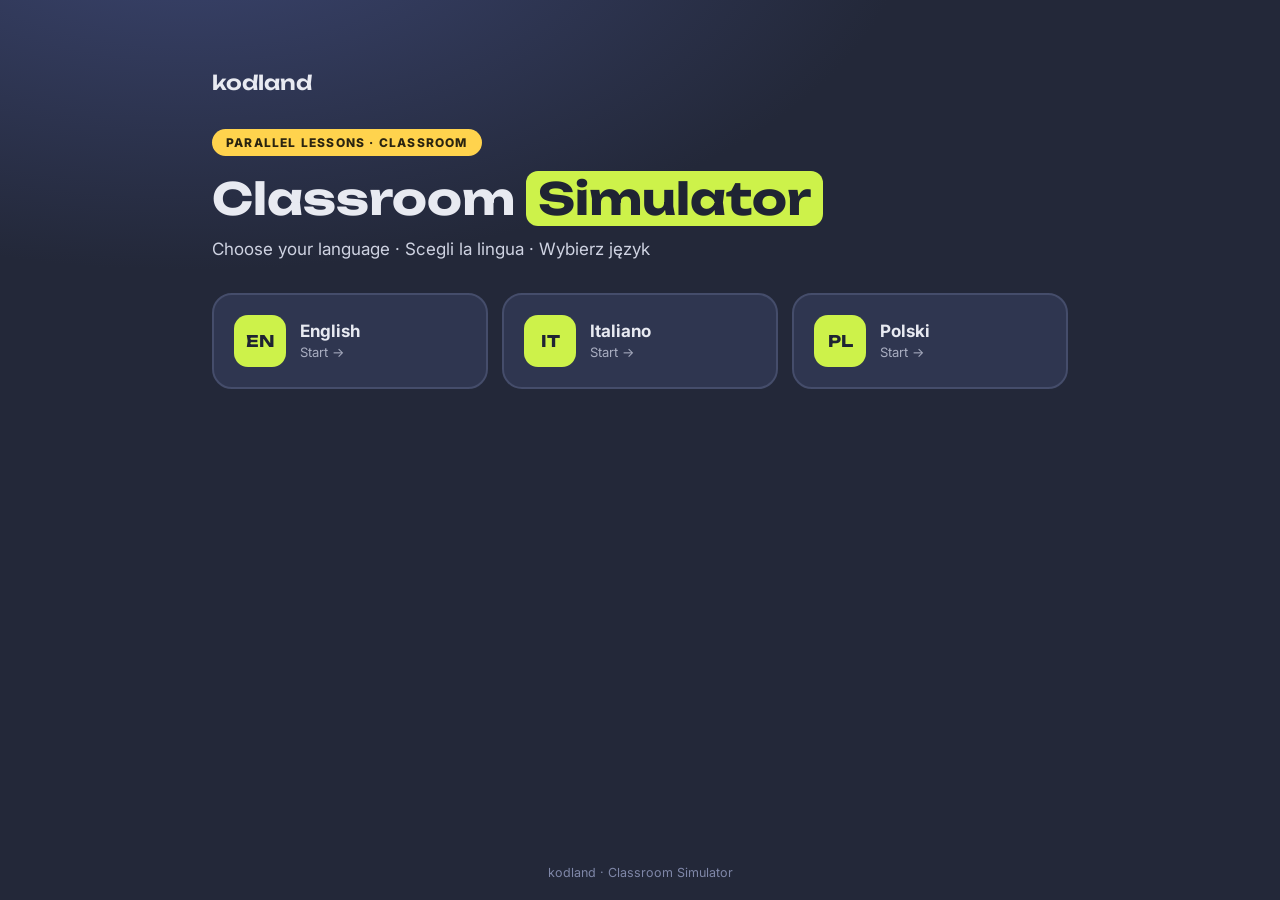
<file: index.html>
<!doctype html>
<html lang="en">
<head>
<meta charset="utf-8">
<meta name="viewport" content="width=device-width, initial-scale=1">
<title>Classroom Simulator</title>
<link rel="preconnect" href="https://fonts.googleapis.com">
<link rel="preconnect" href="https://fonts.gstatic.com" crossorigin>
<link href="https://fonts.googleapis.com/css2?family=Inter:wght@400;500;600;700;800&family=Unbounded:wght@600;700;800&display=swap" rel="stylesheet">
<style>
  :root{--bg:#232839;--panel:#2f3650;--line:#454d6b;--txt:#e8eaf1;--muted:#a9aec1;--lime:#cdf24a;--yellow:#ffd34d;--ink:#1f2433}
  *{box-sizing:border-box}
  body{margin:0;min-height:100vh;color:var(--txt);font-family:Inter,system-ui,sans-serif;background:radial-gradient(1200px 600px at 15% -10%,#3b4570 0%,var(--bg) 60%) fixed,var(--bg);display:flex;flex-direction:column}
  main{max-width:900px;width:100%;margin:0 auto;padding:70px 22px 40px;flex:1}
  .logo{font-family:Unbounded,sans-serif;font-weight:600;font-size:20px}
  .kicker{display:inline-block;margin-top:34px;background:var(--yellow);color:#2a2410;font-weight:800;font-size:12px;letter-spacing:.1em;text-transform:uppercase;border-radius:999px;padding:6px 14px}
  h1{font-family:Unbounded,sans-serif;font-size:44px;line-height:1.12;margin:18px 0 12px}
  h1 span{background:var(--lime);color:var(--ink);padding:0 12px;border-radius:12px}
  p.lead{font-size:17px;line-height:1.65;color:#cfd3e2;max-width:680px;margin:0 0 30px}
  .langs{display:grid;grid-template-columns:repeat(auto-fill,minmax(220px,1fr));gap:14px}
  .lang{display:flex;align-items:center;gap:14px;border-radius:20px;padding:20px;background:var(--panel);border:2px solid var(--line);color:var(--txt);text-decoration:none;transition:transform .2s,border-color .2s}
  .lang:hover{transform:translateY(-4px);border-color:var(--lime)}
  .lang .code{flex:0 0 52px;height:52px;border-radius:14px;background:var(--lime);color:var(--ink);display:grid;place-items:center;font-family:Unbounded,sans-serif;font-weight:700;font-size:16px}
  .lang b{display:block;font-size:17px}
  .lang small{color:var(--muted);font-size:13px}
  footer{text-align:center;color:#7f87a8;font-size:12.5px;padding:20px}
  @media (max-width:600px){h1{font-size:32px}}
</style>
</head>
<body>
<main>
  <span class="logo">kodland</span><br>
  <span class="kicker">Parallel Lessons · Classroom</span>
  <h1>Classroom <span>Simulator</span></h1>
  <p class="lead">Choose your language · Scegli la lingua · Wybierz język</p>
  <div class="langs" id="langs"></div>
</main>
<footer>kodland · Classroom Simulator</footer>

<!-- The cards come from content/languages.js: to add a language, enable its line there -->
<script src="content/languages.js"></script>
<script>
  var langs = window.SIM_LANGUAGES || [{ code: 'en', name: 'English' }];
  // Opened with ?lang=it (e.g. from the PL training)? Go straight to the simulator in that language
  var q = ((location.search.match(/[?&]lang=([a-z-]+)/i) || [])[1] || '').toLowerCase();
  if (q && langs.some(function(l){ return l.code === q; })) location.replace('Classroom_Simulator.html?lang=' + q);
  langs.forEach(function(l){
    var a = document.createElement('a');
    a.className = 'lang';
    a.href = 'Classroom_Simulator.html?lang=' + encodeURIComponent(l.code);
    a.innerHTML = '<span class="code">' + l.code.toUpperCase() + '</span><span><b>' + l.name + '</b><small>Start →</small></span>';
    document.getElementById('langs').appendChild(a);
  });
</script>
</body>
</html>
</file>
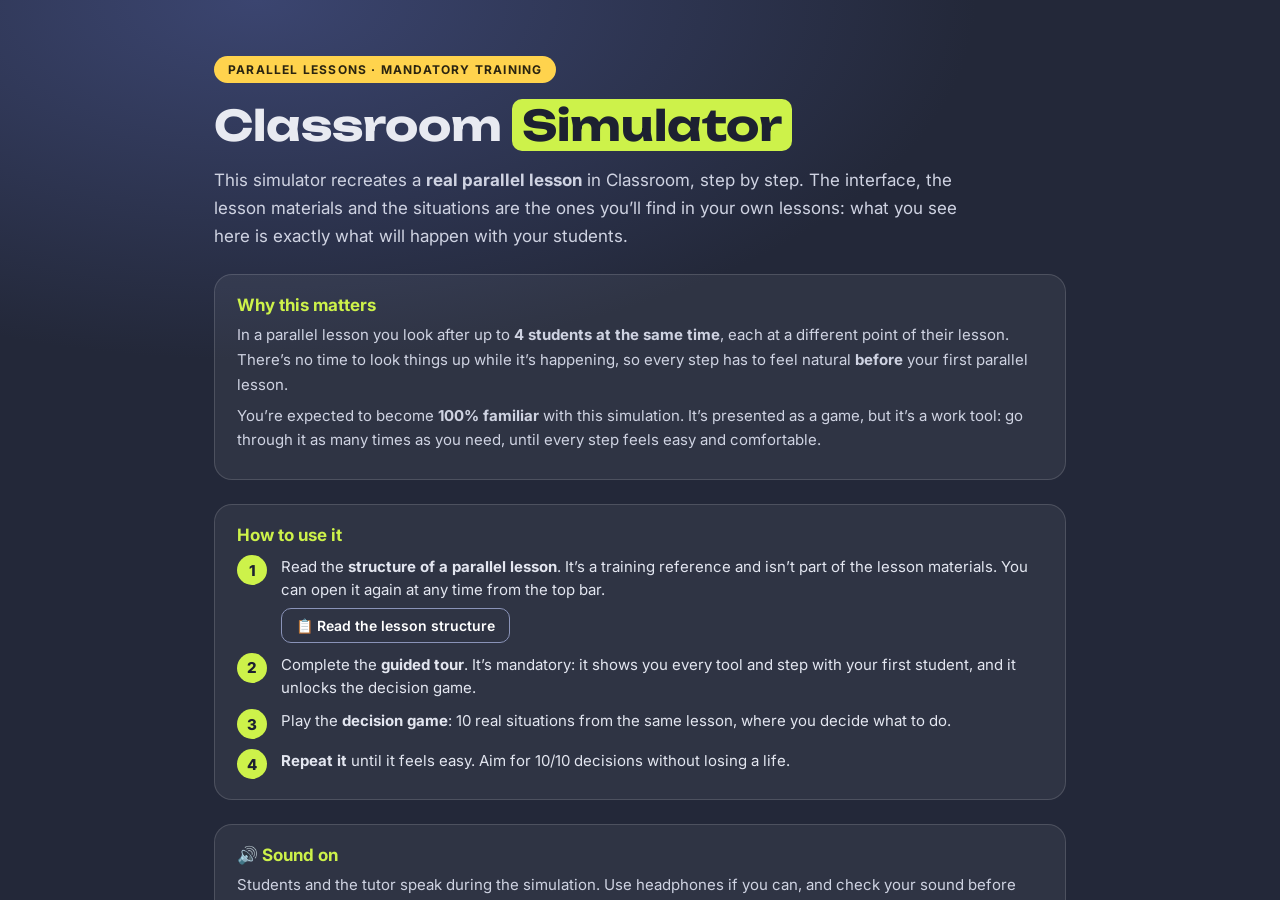
<file: Classroom_Simulator.html>
<!doctype html>
<html lang="en">
<head>
<meta charset="utf-8">
<meta name="viewport" content="width=device-width, initial-scale=1">
<title>Classroom Simulator</title>
<link rel="preconnect" href="https://fonts.googleapis.com">
<link href="https://fonts.googleapis.com/css2?family=Inter:wght@400;500;600;700&family=Unbounded:wght@600;700;800&display=swap" rel="stylesheet">
<link rel="stylesheet" href="assets/simulator.css">
</head>
<body>
<div id="app"></div>
<div id="spot"></div>
<div id="coach"></div>
<div id="qp"></div>
<div id="caption"></div>
<div id="task"></div>
<div id="toast"></div>
<div id="modal"></div>
<div id="intro"></div>
<div id="sheet"></div>

<!-- 1) Available languages -->
<script src="content/languages.js"></script>
<!-- 2) Texts of the chosen language: Classroom_Simulator.html?lang=it loads content/it.js and plays Audios/ITA (default: English) -->
<script>
  (function(){
    // Any content/<code>.js in the folder works with ?lang=<code>, even before it is listed in languages.js
    var q = ((location.search.match(/[?&]lang=([a-z-]+)/i) || [])[1] || 'en').toLowerCase();
    document.write('<script src="content/' + q + '.js"><\/script>');
  })();
</script>
<script>
  // File missing? Fall back to English
  if (!window.SIM_CONTENT) document.write('<script src="content/en.js"><\/script>');
</script>
<!-- 3) The engine (no texts inside) -->
<script src="assets/engine.js"></script>
</body>
</html>
</file>
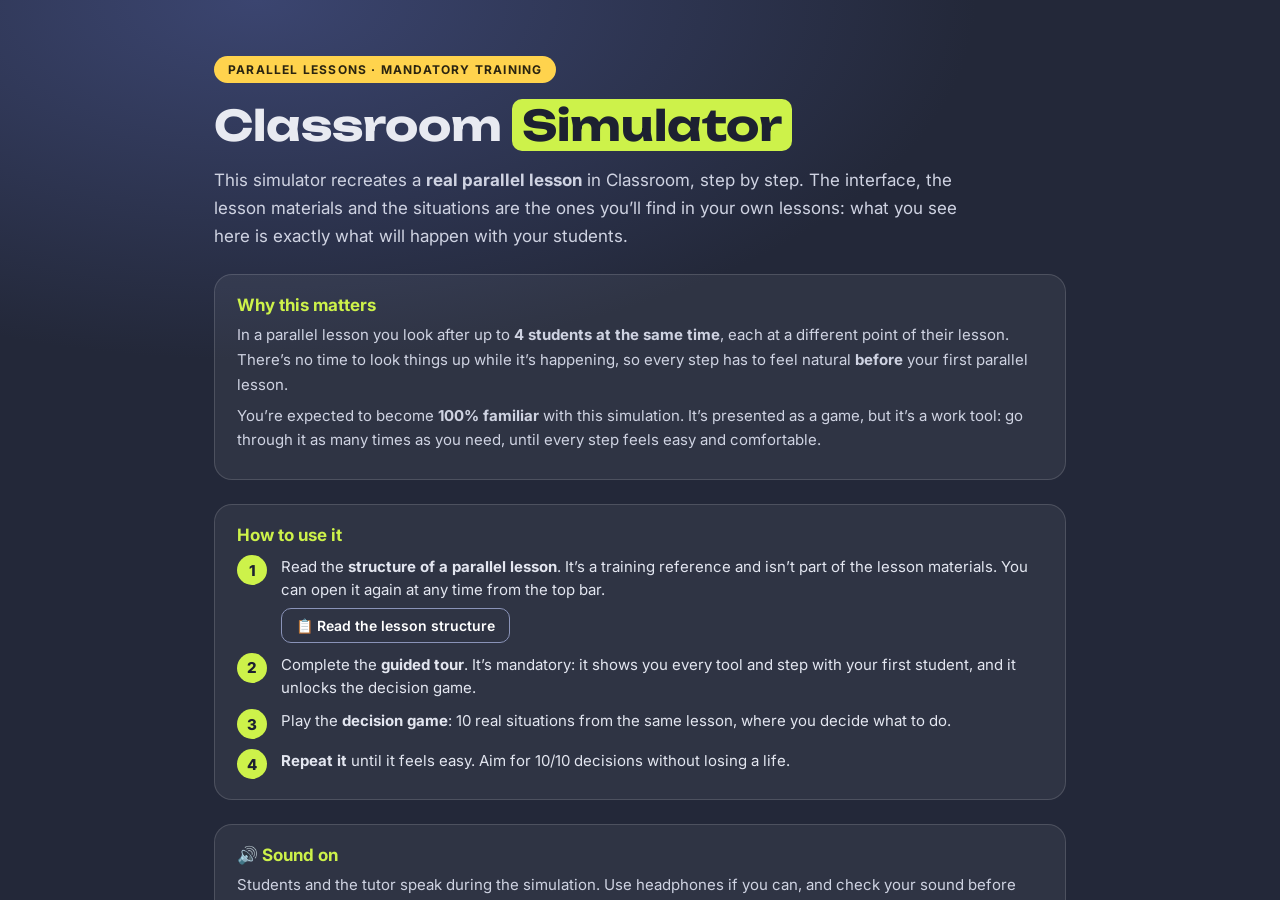
<file: en.html>
<!doctype html>
<html><head><meta charset="utf-8"><title>Classroom Simulator</title>
<!-- Shortcut: opens Classroom_Simulator.html in this language (en). Same as Classroom_Simulator.html?lang=en -->
<meta http-equiv="refresh" content="0; url=Classroom_Simulator.html?lang=en">
<script>location.replace('Classroom_Simulator.html?lang=en');</script>
</head><body><a href="Classroom_Simulator.html?lang=en">Open</a></body></html>
</file>
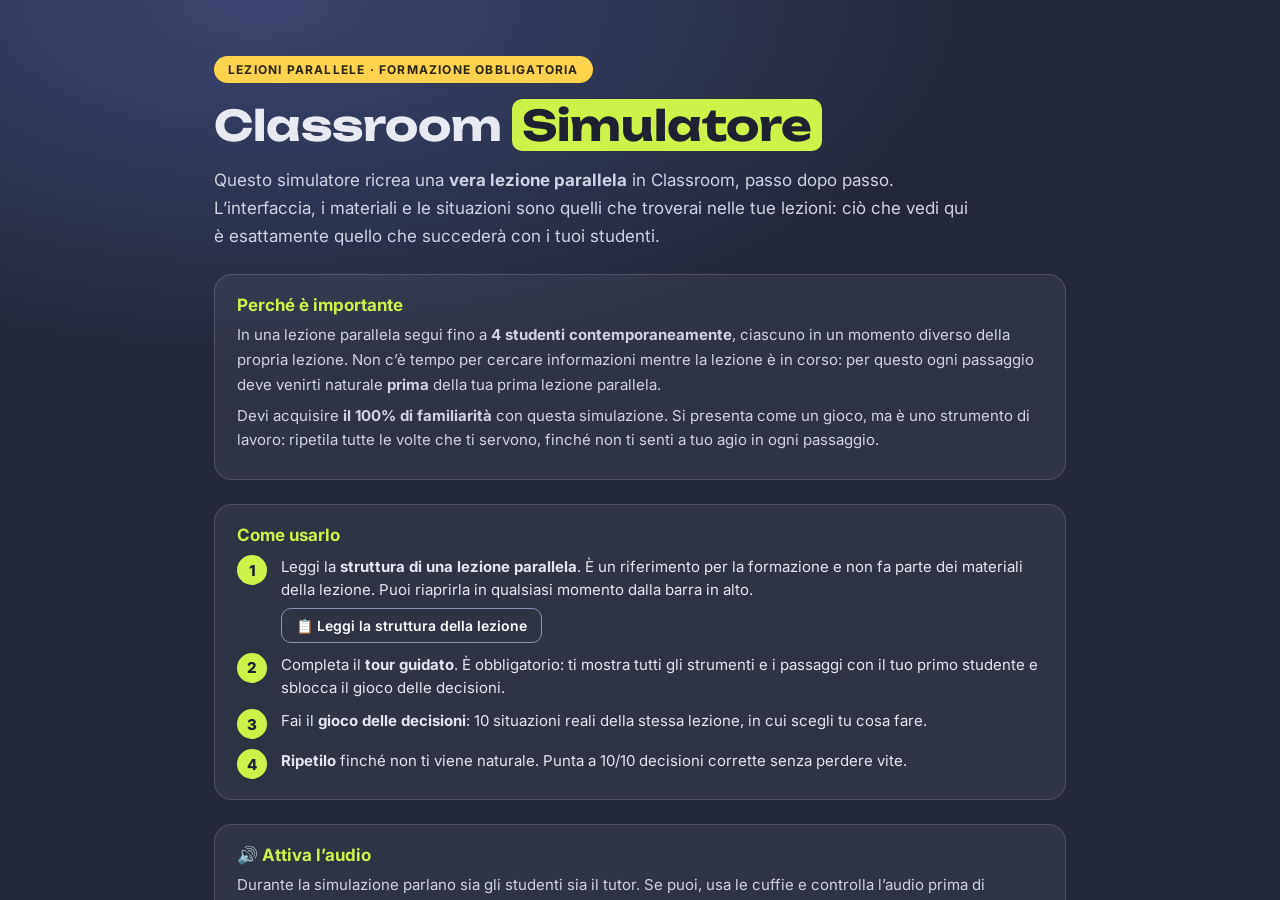
<file: it.html>
<!doctype html>
<html><head><meta charset="utf-8"><title>Classroom Simulator</title>
<!-- Shortcut: opens Classroom_Simulator.html in this language (it). Same as Classroom_Simulator.html?lang=it -->
<meta http-equiv="refresh" content="0; url=Classroom_Simulator.html?lang=it">
<script>location.replace('Classroom_Simulator.html?lang=it');</script>
</head><body><a href="Classroom_Simulator.html?lang=it">Open</a></body></html>
</file>
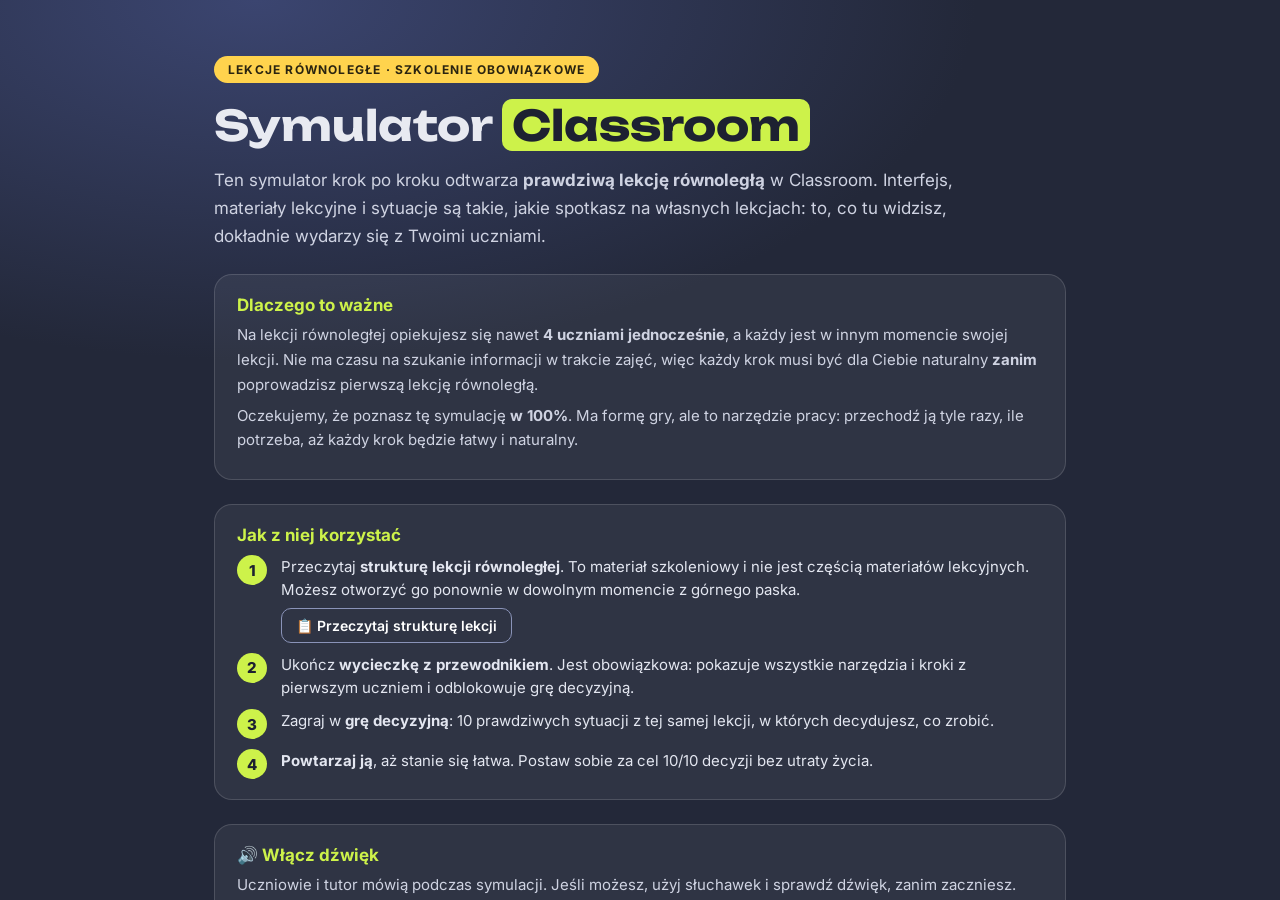
<file: pl.html>
<!doctype html>
<html><head><meta charset="utf-8"><title>Classroom Simulator</title>
<!-- Shortcut: opens Classroom_Simulator.html in this language (pl). Same as Classroom_Simulator.html?lang=pl -->
<meta http-equiv="refresh" content="0; url=Classroom_Simulator.html?lang=pl">
<script>location.replace('Classroom_Simulator.html?lang=pl');</script>
</head><body><a href="Classroom_Simulator.html?lang=pl">Open</a></body></html>
</file>
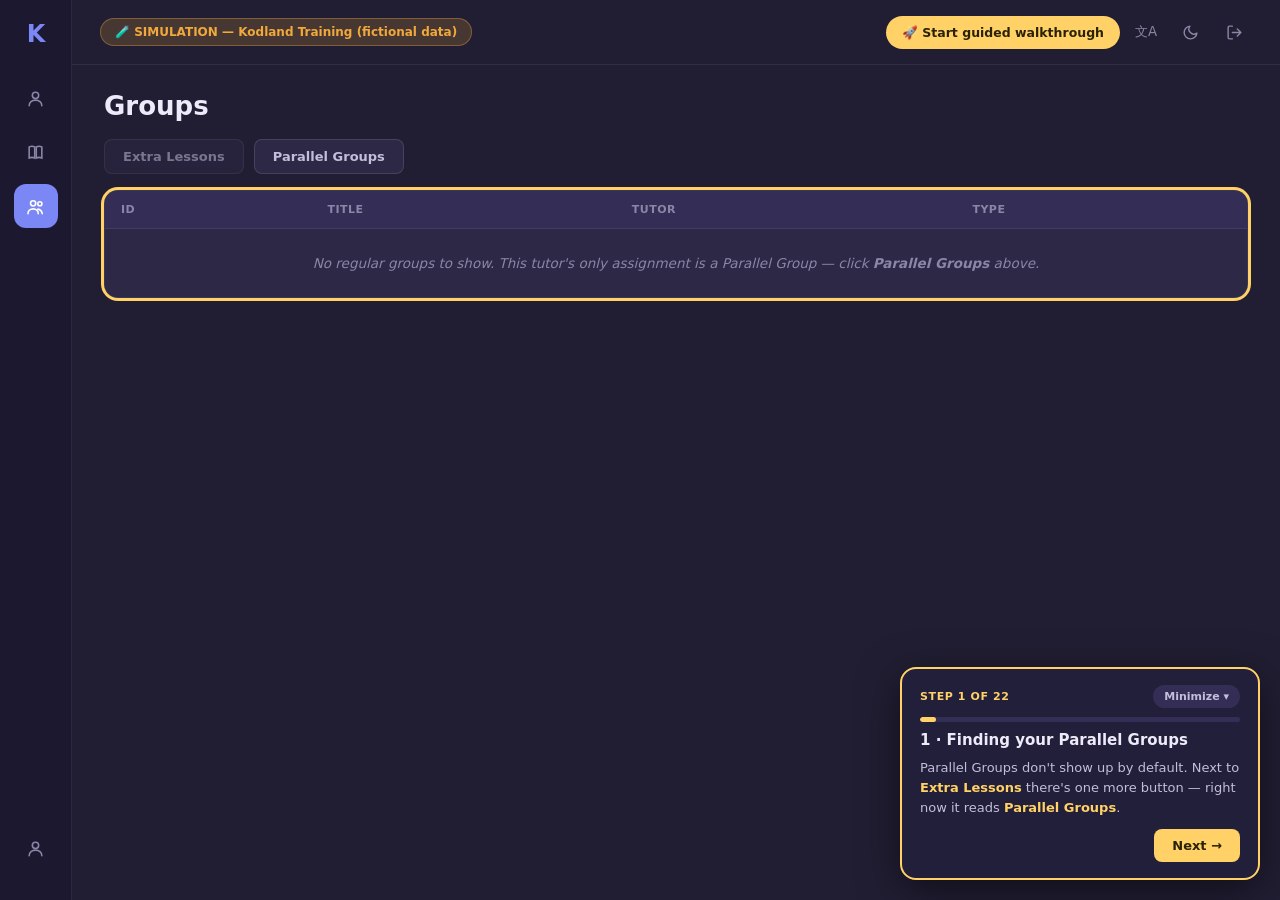
<file: BO_enter/enter_class.html>
<!DOCTYPE html>
<html lang="en">
<head>
<meta charset="UTF-8">
<meta name="viewport" content="width=device-width, initial-scale=1.0">
<title>Parallel Lessons — BO Simulation — Kodland Training</title>
<style>
:root{
  --bg:#211E33; --sidebar:#1B1830; --card:#2C2846; --card2:#342E56; --card3:#3A3460;
  --border:rgba(255,255,255,.07); --border2:rgba(255,255,255,.12);
  --text:#EDEAF9; --text2:#C3BEDA; --muted:#8B85A6;
  --accent:#7B87F5; --accent-d:#6067D8; --accent-bg:rgba(123,135,245,.15);
  --green:#34D399; --green-bg:rgba(52,211,153,.15);
  --orange:#F2A93B; --orange-bg:rgba(242,169,59,.18);
  --red:#F2716D; --red-bg:rgba(242,113,109,.15); --grey-bg:#413A66; --grey-t:#B4AFC9;
  --r:14px; --rs:8px;
}
*{box-sizing:border-box;margin:0;padding:0}
body{background:var(--bg);color:var(--text);font-family:'Segoe UI',Inter,system-ui,sans-serif;min-height:100vh;font-size:14px}
button{font-family:inherit;cursor:pointer}
a{color:#8FA0F5;text-decoration:none;cursor:pointer}
a:hover{text-decoration:underline}
select,input{font-family:inherit}
.app{display:flex;min-height:100vh}
.sidebar{width:72px;background:var(--sidebar);display:flex;flex-direction:column;align-items:center;padding:20px 0;flex-shrink:0;border-right:1px solid var(--border);position:sticky;top:0;height:100vh}
.side-logo{font-size:24px;font-weight:800;color:var(--accent);margin-bottom:28px;letter-spacing:-1px}
.side-icon{width:44px;height:44px;border-radius:12px;background:transparent;border:none;color:var(--muted);display:flex;align-items:center;justify-content:center;margin-bottom:10px;transition:all .15s;position:relative}
.side-icon:hover{background:var(--card2);color:var(--text)}
.side-icon.active{background:var(--accent);color:#fff}
.tour-hl{box-shadow:0 0 0 3px #FFD166 !important;animation:pulse 1.4s infinite;position:relative;z-index:30}
.tour-hl::after{content:'';position:absolute;inset:-5px;border-radius:16px;border:2px solid #FFD166;box-shadow:0 0 0 4px rgba(255,209,102,.25);animation:pulse 1.4s infinite;pointer-events:none}
.side-bottom{margin-top:auto}
@keyframes pulse{0%,100%{opacity:1}50%{opacity:.5}}
.main{flex:1;display:flex;flex-direction:column;min-width:0}
.topbar{display:flex;align-items:center;justify-content:space-between;padding:14px 28px;border-bottom:1px solid var(--border)}
.sim-badge{background:var(--orange-bg);color:var(--orange);font-weight:700;font-size:12px;padding:6px 14px;border-radius:999px;border:1px solid rgba(242,169,59,.35)}
.topbar-right{display:flex;gap:8px;align-items:center}
.tourbtn{background:#FFD166;color:#2a2205;border:none;border-radius:999px;padding:9px 16px;font-weight:800;font-size:12.5px}
.ticon{width:36px;height:36px;border-radius:10px;background:transparent;border:none;color:var(--muted);display:flex;align-items:center;justify-content:center}
.ticon:hover{background:var(--card2);color:var(--text)}
.langwrap{position:relative}
.langmenu{display:none;position:absolute;top:44px;right:0;background:#fff;color:#2a2540;border-radius:10px;box-shadow:0 8px 24px rgba(0,0,0,.4);z-index:200;overflow:hidden;min-width:140px}
.langmenu.open{display:block}
.langmenu button{display:block;width:100%;text-align:left;padding:10px 16px;background:none;border:none;font-size:13.5px;font-weight:600;color:#2a2540}
.langmenu button:hover{background:#f0f0f5}
.langmenu button.active{color:var(--accent-d);font-weight:800}
.content{flex:1;padding:26px 32px 90px;overflow-x:hidden}
h1.pagetitle{font-size:26px;font-weight:700;margin-bottom:18px}
.row3{display:grid;grid-template-columns:1.1fr 1.3fr 1fr;gap:16px;margin-bottom:18px}
@media(max-width:980px){.row3{grid-template-columns:1fr}}
.card{background:var(--card);border:1px solid var(--border);border-radius:var(--r);padding:20px}
.card h3{font-size:16px;font-weight:700;margin-bottom:14px;display:flex;align-items:center;gap:8px;justify-content:space-between;flex-wrap:wrap}
.profile-name{font-size:19px;font-weight:700;display:flex;align-items:center;gap:10px;margin-bottom:14px}
.field{display:flex;align-items:center;gap:10px;padding:7px 0;font-size:13.5px;color:var(--text2);border-bottom:1px solid var(--border)}
.field:last-child{border-bottom:none}
.field .ic{color:var(--muted);flex-shrink:0}
.course-item{padding:12px 14px;background:var(--card2);border-radius:10px;margin-bottom:10px;font-size:13.5px;color:var(--text2)}
.course-item:last-child{margin-bottom:0}
.availrow{display:flex;justify-content:space-between;padding:6px 0;font-size:13.5px}
.availrow .day{color:var(--text2)}
.availrow .val{color:var(--muted);font-style:italic}
.availrow .val.set{background:var(--accent-bg);color:#AEB8FA;font-style:normal;padding:2px 10px;border-radius:999px;font-size:12px;font-weight:600}
.tabrow{display:flex;gap:10px;margin-bottom:16px;flex-wrap:wrap}
.tab{padding:9px 18px;background:var(--card);border:1px solid var(--border2);color:var(--text2);font-weight:700;font-size:13px;border-radius:8px}
.tab.active{background:var(--accent);color:#fff;border-color:var(--accent)}
.tab.ghost{opacity:.55;cursor:default}
.tablewrap{background:var(--card);border:1px solid var(--border);border-radius:var(--r);overflow:hidden;overflow-x:auto;position:relative}
table{width:100%;border-collapse:collapse}
thead th{text-align:left;font-size:11px;letter-spacing:.5px;text-transform:uppercase;color:var(--muted);padding:12px 16px;background:var(--card2);white-space:nowrap}
tbody td{padding:13px 16px;font-size:13.5px;color:var(--text2);border-top:1px solid var(--border);vertical-align:top;white-space:nowrap}
tbody tr:hover{background:rgba(255,255,255,.02)}
.pill{display:inline-block;padding:3px 12px;border-radius:999px;font-size:11.5px;font-weight:700}
.pill-green{background:var(--green-bg);color:var(--green)}
.pill-blue{background:var(--accent-bg);color:#AEB8FA}
.pill-grey{background:var(--grey-bg);color:var(--grey-t)}
.pill-orange{background:var(--orange-bg);color:var(--orange)}
.tbl-foot{display:flex;justify-content:space-between;align-items:center;gap:14px;padding:14px 18px;font-size:12.5px;color:var(--muted);flex-wrap:wrap}
.empty-row td{text-align:center;color:var(--muted);padding:26px;font-style:italic;white-space:normal}
.iconbtn{width:36px;height:36px;border-radius:10px;background:var(--card2);border:1px solid var(--border2);color:var(--text2);display:flex;align-items:center;justify-content:center}
.iconbtn:hover{background:var(--card3);color:var(--text)}
.icontip{position:relative;display:inline-flex}
.icontip .bubble{
  display:none;position:absolute;top:44px;right:0;background:#fff;color:#2a2540;border-radius:8px;
  padding:8px 12px;font-size:12.5px;font-weight:700;box-shadow:0 8px 24px rgba(0,0,0,.4);white-space:nowrap;z-index:80;
}
.icontip .bubble:before{content:'';position:absolute;top:-5px;right:14px;width:10px;height:10px;background:#fff;transform:rotate(45deg)}
.icontip:hover .bubble{display:block}
.icontip.tour-hl .bubble{display:block}
.btn{border:none;border-radius:8px;padding:9px 16px;font-size:13px;font-weight:700;cursor:pointer}
.btn-accent{background:var(--accent);color:#fff}
.btn-accent:hover{background:var(--accent-d)}
.btn-ghost{background:transparent;border:1px solid var(--border2);color:var(--text2)}
.detailhead{display:flex;justify-content:space-between;align-items:flex-start;gap:16px;background:var(--card);border:1px solid var(--border);border-radius:var(--r);padding:20px;margin-bottom:18px;flex-wrap:wrap}
.detailhead h2{font-size:19px;font-weight:700;display:flex;align-items:center;gap:8px}
.detailhead-actions{display:flex;gap:8px;align-items:center}
.backlink{display:inline-flex;align-items:center;gap:6px;color:var(--text2);font-size:13px;font-weight:700;margin-bottom:16px}
.sched-nav{display:flex;justify-content:center;align-items:center;gap:14px;margin-bottom:6px}
.sched-range{text-align:center;color:var(--accent);font-size:12.5px;margin-bottom:16px}
.arrowbtn{width:34px;height:34px;border-radius:50%;border:1px solid var(--border2);background:transparent;color:var(--accent);display:flex;align-items:center;justify-content:center}
.gridcal{display:grid;grid-template-columns:70px repeat(7,1fr);border-top:1px solid var(--border);border-left:1px solid var(--border)}
.gridcal .hd{padding:10px 6px;text-align:center;font-size:12px;font-weight:700;color:var(--text2);border-right:1px solid var(--border);border-bottom:1px solid var(--border);background:var(--card2)}
.gridcal .hourlbl{padding:4px 8px;font-size:11px;color:var(--muted);border-right:1px solid var(--border);border-bottom:1px solid var(--border);height:50px}
.gridcal .cell{border-right:1px solid var(--border);border-bottom:1px solid var(--border);height:50px;position:relative}
.evt{position:absolute;inset:2px;border-radius:8px;padding:5px 7px;font-size:10px;font-weight:700;line-height:1.25;overflow:hidden;cursor:pointer}
.evt.avail{background:rgba(52,211,153,.18);color:#7FE8BE;border:1px solid rgba(52,211,153,.35);cursor:default}
.evt.pl{background:rgba(52,211,211,.85);color:#04302e}
.evt.pl:hover{background:#3ad9d4}
.evt.pl2{background:rgba(52,211,211,.55);color:#04302e;left:52%}
.modal-back{display:none;position:fixed;inset:0;background:rgba(0,0,0,.6);z-index:500;align-items:center;justify-content:center;padding:16px}
.modal-box{background:var(--card);border:1px solid var(--border2);border-radius:16px;padding:26px;width:min(420px,94vw)}
.modal-box h3{font-size:16px;margin-bottom:16px;display:flex;align-items:center;gap:8px}
.modal-grouplist{list-style:none;margin:2px 0 18px;padding-left:0}
.modal-grouplist li{padding:8px 0 8px 26px;font-size:13.5px;color:var(--text2);border-bottom:1px solid var(--border)}
.modal-grouplist li:last-child{border-bottom:none}
.modal-actions{display:flex;justify-content:space-between;align-items:center;margin-top:6px}
.toast{position:fixed;top:20px;left:50%;transform:translateX(-50%);background:#2C2846;border:1px solid var(--accent);color:var(--text);padding:12px 20px;border-radius:10px;font-size:13.5px;z-index:1000;box-shadow:0 8px 26px rgba(0,0,0,.4);max-width:460px;text-align:center}
.reflect{background:var(--accent-bg);border:1px solid rgba(123,135,245,.35);border-radius:12px;padding:16px 18px;margin-top:16px;font-size:13.5px;color:#D6DCFC;line-height:1.6}
/* TOUR */
.tour-card{position:fixed;bottom:20px;right:20px;width:min(360px,90vw);background:#221F3A;border:2px solid #FFD166;border-radius:16px;padding:16px 18px;box-shadow:0 10px 40px rgba(0,0,0,.5);z-index:999;display:flex;flex-direction:column;gap:9px;max-height:70vh;overflow-y:auto}
.tour-top{display:flex;justify-content:space-between;align-items:center;gap:10px}
.tour-step{font-size:11px;font-weight:800;letter-spacing:.6px;text-transform:uppercase;color:#FFD166}
.tour-x{background:var(--card2);border:none;color:var(--text2);font-size:11px;font-weight:800;padding:5px 11px;border-radius:999px;white-space:nowrap}
.tour-x:hover{background:var(--card3);color:#fff}
.tour-title{font-size:15px;font-weight:800}
.tour-body{font-size:13px;color:var(--text2);line-height:1.55}
.tour-body b{color:#FFD166}
.tour-progress{height:5px;background:var(--card2);border-radius:999px;overflow:hidden}
.tour-progress i{display:block;height:100%;background:#FFD166;border-radius:999px;transition:width .3s}
.tour-actions{display:flex;justify-content:flex-end;align-items:center;margin-top:2px}
.tour-next{background:#FFD166;color:#2a2205;border:none;border-radius:8px;padding:9px 18px;font-weight:800;font-size:13px}
/* LESSON VIEWER */
.lesson-shell{background:#2A2C3D;border:1px solid var(--border);border-radius:var(--r);overflow:hidden}
.lesson-top{display:flex;align-items:center;justify-content:space-between;padding:12px 22px;background:#31344A;border-bottom:1px solid var(--border2)}
.lesson-brand{font-weight:800;font-size:16px;display:flex;align-items:center;gap:14px;color:#fff}
.lesson-crumb{color:var(--muted);font-size:13px}
.lesson-top-right{display:flex;align-items:center;gap:12px}
.lesson-lang{border:1px solid var(--border2);border-radius:8px;padding:6px 12px;font-size:12.5px;font-weight:700;color:var(--text2)}
.lesson-avatar{width:30px;height:30px;border-radius:50%;background:var(--accent);display:flex;align-items:center;justify-content:center;font-size:13px}
.lesson-body{display:flex}
.lesson-rail{width:52px;background:#25273A;border-right:1px solid var(--border);display:flex;flex-direction:column;align-items:center;padding-top:16px}
.lesson-rail .dot{width:34px;height:34px;border-radius:10px;background:var(--accent);color:#fff;display:flex;align-items:center;justify-content:center}
.lesson-content{flex:1;padding:28px 30px 20px;max-height:600px;overflow-y:auto}
.studentblock{background:#31344A;border-radius:12px;padding:24px 26px;margin-bottom:16px}
.studentblock h2{font-size:21px;font-weight:800;color:#fff;margin-bottom:12px}
.studentblock p.lead{color:var(--text2);line-height:1.65;margin-bottom:18px}
.studentblock h4{font-size:14.5px;font-weight:800;color:#fff;margin:16px 0 8px}
.studentblock ul{margin:0 0 8px 20px;color:var(--text2);line-height:1.7}
.tipbox{background:#2B3350;border-left:3px solid var(--accent);border-radius:8px;padding:14px 16px;margin-top:16px}
.tipbox .lbl{color:#AEB8FA;font-weight:800;font-size:11.5px;letter-spacing:.05em;margin-bottom:4px}
.tipbox p{color:var(--text2);font-size:13.5px;line-height:1.6}
.notecard{background:#2E2A22;border:1.5px dashed var(--orange);border-radius:12px;padding:20px 22px;margin-bottom:16px}
.notecard .notelbl{color:var(--orange);font-weight:800;font-size:11.5px;letter-spacing:.06em;text-transform:uppercase;margin-bottom:10px}
.notecard h2{font-size:22px;font-weight:800;color:#fff;margin-bottom:16px;line-height:1.3}
.notecard h3{font-size:15px;font-weight:800;color:#fff;margin:18px 0 8px}
.notecard p{color:var(--text2);line-height:1.65;margin-bottom:6px;font-size:14px}
.notecard ul{margin:6px 0 6px 20px;color:var(--text2);line-height:1.65;font-size:14px}
.notecard b{color:#fff}
.note-callout{background:#333654;border-left:3px solid var(--accent);border-radius:8px;padding:12px 16px;margin:14px 0;font-size:13.5px}
.note-callout .lbl{color:#AEB8FA;font-weight:800;font-size:11.5px;letter-spacing:.05em;margin-bottom:4px}
.videobox{background:linear-gradient(135deg,#dfe6f5,#c3d0ef);border-radius:10px;padding:22px;margin:14px 0;color:#20233a}
.videobox .tag{background:#e2e7fb;display:inline-block;padding:2px 10px;border-radius:6px;font-size:11px;font-weight:800;margin-bottom:10px}
.videobox h4{font-size:19px;font-weight:800;margin-bottom:8px}
.videobox p{font-size:12.5px;color:#454866}
.lesson-foot{display:flex;align-items:center;justify-content:center;gap:14px;padding:10px;background:#25273A;border-top:1px solid var(--border);color:var(--muted);font-size:13px}
@media(max-width:760px){.gridcal{font-size:11px}}
</style>
</head>
<body>

<div class="app">
  <aside class="sidebar" id="sidebar">
    <div class="side-logo">K</div>
    <button class="side-icon" data-page="profile" onclick="goPage('profile')"></button>
    <button class="side-icon" data-page="courses" onclick="goPage('courses')"></button>
    <button class="side-icon" data-page="groups" onclick="goPage('groups')"></button>
    <div class="side-bottom">
      <button class="side-icon"></button>
    </div>
  </aside>

  <div class="main">
    <header class="topbar">
      <span class="sim-badge" id="simBadge"></span>
      <div class="topbar-right">
        <button class="tourbtn" id="tourBtnTop" onclick="startTour()"></button>
        <div class="langwrap">
          <button class="ticon" id="langBtn" onclick="toggleLangMenu()">文A</button>
          <div class="langmenu" id="langMenu">
          </div>
        </div>
        <button class="ticon" id="darkIcon"></button>
        <button class="ticon" id="logoutIcon" onclick="location.reload()"></button>
      </div>
    </header>
    <main class="content" id="content"></main>
  </div>
</div>

<div class="modal-back" id="consoleModal">
  <div class="modal-box">
    <h3 id="modalTitle">🕐 DEMO_PARALLEL_POLAND</h3>
    <div style="font-size:12px;color:var(--muted);font-weight:700;margin-bottom:6px" id="modalGroupsLbl"></div>
    <ul class="modal-grouplist">
      <li>DEMO_PARALLEL_POL_G1</li>
      <li>DEMO_PARALLEL_POL_G2</li>
      <li>DEMO_PARALLEL_POL_G3</li>
      <li>DEMO_PARALLEL_POL_G4</li>
    </ul>
    <div class="modal-actions">
      <a onclick="closeConsoleModal()" id="modalExit"></a>
      <button class="btn btn-accent" id="consoleModalOpenBtn" onclick="openConsoleFromModal()"></button>
    </div>
  </div>
</div>

<div class="tour-card" id="tourCard" style="display:none">
  <div class="tour-top">
    <span class="tour-step" id="tourStepLbl">Step 1</span>
    <button class="tour-x" id="tourMinBtn" onclick="minimizeTour()"></button>
  </div>
  <div class="tour-progress"><i id="tourBar" style="width:3%"></i></div>
  <div class="tour-title" id="tourTitle"></div>
  <div class="tour-body" id="tourBody"></div>
  <div class="tour-actions">
    <button class="tour-next" id="tourNextBtn" onclick="nextStep()">Next →</button>
  </div>
</div>
<button id="tourReopenBtn" onclick="reopenTour()" style="display:none;position:fixed;bottom:20px;right:20px;background:#FFD166;color:#2a2205;border:none;border-radius:999px;padding:12px 20px;font-weight:800;font-size:13px;z-index:999;box-shadow:0 8px 26px rgba(0,0,0,.4)"></button>

<!-- Texts: every language in content/languages.js, plus the one in ?lang= (so a new it.js can be tested before it is listed) -->
<script src="content/languages.js"></script>
<script>
  (function(){
    var codes = (window.BO_LANGUAGES || []).map(function(l){ return l.code; });
    if (codes.indexOf('en') < 0) codes.unshift('en');
    var q = ((location.search.match(/[?&]lang=([a-z-]+)/i) || [])[1] || '').toLowerCase();
    if (q && codes.indexOf(q) < 0) codes.push(q);
    codes.forEach(function(c){ document.write('<script src="content/' + c + '.js"><\/script>'); });
  })();
</script>
<script>
/* ---------- ICONS ---------- */
const ICONS = {
 person:'<svg width="19" height="19" viewBox="0 0 24 24" fill="none" stroke="currentColor" stroke-width="2" stroke-linecap="round"><circle cx="12" cy="8" r="4"/><path d="M4 21c0-4 3.5-7 8-7s8 3 8 7"/></svg>',
 users:'<svg width="19" height="19" viewBox="0 0 24 24" fill="none" stroke="currentColor" stroke-width="2" stroke-linecap="round"><circle cx="9" cy="8" r="3.3"/><path d="M2.5 21c0-3.5 3-6 6.5-6s6.5 2.5 6.5 6"/><circle cx="17.5" cy="8.5" r="2.6"/><path d="M15 15.3c2.7.4 4.8 2.3 5.5 5.7"/></svg>',
 book:'<svg width="19" height="19" viewBox="0 0 24 24" fill="none" stroke="currentColor" stroke-width="2" stroke-linecap="round"><path d="M4 5c2-1 5-1 7 0v14c-2-1-5-1-7 0V5Z"/><path d="M20 5c-2-1-5-1-7 0v14c2-1 5-1 7 0V5Z"/></svg>',
 monitor:'<svg width="18" height="18" viewBox="0 0 24 24" fill="none" stroke="currentColor" stroke-width="2" stroke-linecap="round" stroke-linejoin="round"><rect x="3" y="4" width="18" height="12" rx="2"/><path d="M8 20h8M12 16v4"/></svg>',
 moon:'<svg width="17" height="17" viewBox="0 0 24 24" fill="none" stroke="currentColor" stroke-width="2" stroke-linecap="round" stroke-linejoin="round"><path d="M21 12.8A9 9 0 1 1 11.2 3a7 7 0 0 0 9.8 9.8Z"/></svg>',
 logout:'<svg width="17" height="17" viewBox="0 0 24 24" fill="none" stroke="currentColor" stroke-width="2" stroke-linecap="round" stroke-linejoin="round"><path d="M9 21H5a2 2 0 0 1-2-2V5a2 2 0 0 1 2-2h4"/><path d="M16 17l5-5-5-5M21 12H9"/></svg>',
 mail:'<svg width="14" height="14" viewBox="0 0 24 24" fill="none" stroke="currentColor" stroke-width="2" stroke-linecap="round" stroke-linejoin="round"><rect x="2" y="4" width="20" height="16" rx="2"/><path d="m2 7 10 6 10-6"/></svg>',
 phone:'<svg width="14" height="14" viewBox="0 0 24 24" fill="none" stroke="currentColor" stroke-width="2" stroke-linecap="round" stroke-linejoin="round"><path d="M22 16.9v3a2 2 0 0 1-2.2 2 19.8 19.8 0 0 1-8.6-3 19.5 19.5 0 0 1-6-6 19.8 19.8 0 0 1-3-8.7A2 2 0 0 1 4.1 2h3a2 2 0 0 1 2 1.7c.1 1.1.4 2.2.7 3.2a2 2 0 0 1-.5 2.1L8 10.5a16 16 0 0 0 6 6l1.5-1.5a2 2 0 0 1 2-.5c1 .3 2.1.6 3.2.7a2 2 0 0 1 1.7 2Z"/></svg>',
 flag:'<svg width="14" height="14" viewBox="0 0 24 24" fill="none" stroke="currentColor" stroke-width="2" stroke-linecap="round" stroke-linejoin="round"><path d="M4 22V4c3-1.5 6-1.5 9 0s6 1.5 9 0v12c-3 1.5-6 1.5-9 0s-6-1.5-9 0Z"/></svg>',
 clock:'<svg width="14" height="14" viewBox="0 0 24 24" fill="none" stroke="currentColor" stroke-width="2" stroke-linecap="round" stroke-linejoin="round"><circle cx="12" cy="12" r="9"/><path d="M12 7v5l3 2"/></svg>',
 back:'<svg width="15" height="15" viewBox="0 0 24 24" fill="none" stroke="currentColor" stroke-width="2.4" stroke-linecap="round" stroke-linejoin="round"><path d="M15 18l-6-6 6-6"/></svg>',
 arrow:'<svg width="15" height="15" viewBox="0 0 24 24" fill="none" stroke="currentColor" stroke-width="2.4" stroke-linecap="round" stroke-linejoin="round"><path d="M9 18l6-6-6-6"/></svg>',
 pencil:'<svg width="15" height="15" viewBox="0 0 24 24" fill="none" stroke="currentColor" stroke-width="2" stroke-linecap="round" stroke-linejoin="round"><path d="M12 20h9"/><path d="M16.5 3.5a2.1 2.1 0 0 1 3 3L7 19l-4 1 1-4Z"/></svg>',
 gear:'<svg width="20" height="20" viewBox="0 0 24 24" fill="none" stroke="currentColor" stroke-width="2" stroke-linecap="round" stroke-linejoin="round"><circle cx="12" cy="12" r="3"/><path d="M19.4 15a1.7 1.7 0 0 0 .3 1.9l.1.1a2 2 0 1 1-2.8 2.8l-.1-.1a1.7 1.7 0 0 0-1.9-.3 1.7 1.7 0 0 0-1 1.5V21a2 2 0 1 1-4 0v-.1a1.7 1.7 0 0 0-1-1.6 1.7 1.7 0 0 0-1.9.3l-.1.1a2 2 0 1 1-2.8-2.8l.1-.1a1.7 1.7 0 0 0 .3-1.9 1.7 1.7 0 0 0-1.5-1H3a2 2 0 1 1 0-4h.1a1.7 1.7 0 0 0 1.6-1 1.7 1.7 0 0 0-.3-1.9l-.1-.1a2 2 0 1 1 2.8-2.8l.1.1a1.7 1.7 0 0 0 1.9.3H9a1.7 1.7 0 0 0 1-1.5V3a2 2 0 1 1 4 0v.1a1.7 1.7 0 0 0 1 1.5 1.7 1.7 0 0 0 1.9-.3l.1-.1a2 2 0 1 1 2.8 2.8l-.1.1a1.7 1.7 0 0 0-.3 1.9V9a1.7 1.7 0 0 0 1.5 1H21a2 2 0 1 1 0 4h-.1a1.7 1.7 0 0 0-1.5 1Z"/></svg>',
};
document.querySelector('[data-page="profile"]').innerHTML = ICONS.person;
document.querySelector('[data-page="courses"]').innerHTML = ICONS.book;
document.querySelector('[data-page="groups"]').innerHTML = ICONS.users;
document.getElementById('langBtn').innerHTML = '文A';
document.getElementById('darkIcon').innerHTML = ICONS.moon;
document.getElementById('logoutIcon').innerHTML = ICONS.logout;
document.querySelector('.side-bottom .side-icon').innerHTML = ICONS.person;

/* ---------- I18N STRINGS ---------- */
/* ---------- I18N STRINGS: loaded from content/<code>.js (see content/languages.js) ---------- */
const STR = window.BO_STR || {};
// Language: ?lang=it / pl / tr in the link (the training passes it); default English
let LANG = (function(){ const q = ((location.search.match(/[?&]lang=([a-z-]+)/i) || [])[1] || '').toLowerCase(); return STR[q] ? q : 'en'; })();
function T(key){ const s = STR[LANG][key]; return s === undefined ? STR.en[key] : s; }
function Tf(key,vars){ let s=T(key); if(vars) Object.keys(vars).forEach(k=>{ s=s.split('{'+k+'}').join(vars[k]); }); return s; }
// Language menu: one button per loaded language
(function(){
  const names = {}; (window.BO_LANGUAGES || []).forEach(l => names[l.code] = l.name);
  const menu = document.getElementById('langMenu'); menu.innerHTML = '';
  Object.keys(STR).forEach(code => {
    const b = document.createElement('button'); b.dataset.lang = code; b.textContent = names[code] || code.toUpperCase();
    b.onclick = () => setLang(code); menu.appendChild(b);
  });
})();

/* ---------- FICTIONAL DEMO DATA (language-independent identifiers) ---------- */
const SUBGROUPS = [
 {title:'DEMO_PARALLEL_POL_G1',time:'13.08, 17:00–18:00'},
 {title:'DEMO_PARALLEL_POL_G3',time:'13.08, 17:00–18:00'},
 {title:'DEMO_PARALLEL_POL_G4',time:'13.08, 17:00–18:00'},
 {title:'DEMO_PARALLEL_POL_G2',time:'13.08, 17:10–18:10'},
];
const COURSE_NAME = '[2079] Digital Creativity. Level 2[2026][10-12][60 min][40 L][ENG][in progress]';

/* ---------- STATE ---------- */
let state = {page:'groups', groupsView:'initial', ptab:'groups', ctab:'lessons'};

function goPage(p){ state.page=p; render(); fire('go-'+p); }
function toggleGroupsView(){
  state.groupsView = (state.groupsView==='initial') ? 'parallel' : 'initial';
  render();
  fire(state.groupsView==='parallel' ? 'click-parallel-tab' : 'click-regular-tab');
}
function openGroupDetail(){ state.page='groupDetail'; render(); fire('open-group-detail'); }
function goPTab(t){ state.ptab=t; render(); fire(t==='schedule'?'open-schedule-tab':'open-groups-tab'); }
function goCTab(t){ state.ctab=t; render(); fire(t==='assignments'?'open-assignments-tab':'open-lessons-tab'); }
function openCourseDetail(){ state.page='courseDetail'; state.ctab='lessons'; render(); fire('open-course-detail'); }
function openLessonViewer(){ state.page='lesson'; render(); fire('open-lesson-viewer'); }

/* ENTER MODE (?mode=enter): this page is shown inside the Classroom simulator as its first step.
   There is no tour: the tutor explores BO freely and enters the class in either of the two ways. When they do, the parent page is told. */
const ENTER = /[?&]mode=enter/.test(location.search);
function enteredClass(how){ if (ENTER) try { parent.postMessage({ type:'enter-class', how:how }, '*'); } catch(e){} }

function openConsoleFromDetail(){
  toast(T('toastConsoleDetail'));
  fire('open-console-detail');
  enteredClass('group');
}
function openConsoleModalFromSchedule(){
  document.getElementById('consoleModal').style.display='flex';
  fire('open-console-modal');
}
function closeConsoleModal(){ document.getElementById('consoleModal').style.display='none'; }
function openConsoleFromModal(){
  toast(T('toastConsoleModal'));
  closeConsoleModal();
  fire('open-console-modal-btn');
  enteredClass('schedule');
}
function simClick(label){ toast(Tf('toastSimClick',{label:label})); }
function toast(msg){
  const t=document.createElement('div'); t.className='toast'; t.textContent=msg;
  document.body.appendChild(t); setTimeout(()=>t.remove(),3800);
}

/* ---------- LANGUAGE ---------- */
function toggleLangMenu(){ document.getElementById('langMenu').classList.toggle('open'); }
function setLang(lang){
  LANG = lang;
  document.getElementById('langMenu').classList.remove('open');
  applyChrome();
  render();
  if(tourActive()) showStepCard();
}
document.addEventListener('click', function(e){
  if(!e.target.closest('.langwrap')) document.getElementById('langMenu').classList.remove('open');
});
function applyChrome(){
  document.getElementById('simBadge').textContent = T('simBadge');
  document.getElementById('tourBtnTop').textContent = T('tourBtn');
  document.getElementById('tourMinBtn').textContent = T('tourMinimize');
  document.getElementById('tourReopenBtn').textContent = T('tourResume');
  document.getElementById('modalGroupsLbl').textContent = T('modalGroups');
  document.getElementById('modalExit').textContent = T('modalExit');
  document.getElementById('consoleModalOpenBtn').textContent = T('modalOpenConsole');
  document.querySelectorAll('.langmenu button').forEach(b=>b.classList.toggle('active', b.dataset.lang===LANG));
}

/* ---------- RENDER ---------- */
function render(){
  const c = document.getElementById('content');
  document.querySelectorAll('.side-icon[data-page]').forEach(b=>b.classList.toggle('active',
    b.dataset.page===state.page ||
    (state.page==='groupDetail' && b.dataset.page==='groups') ||
    (state.page==='courseDetail' && b.dataset.page==='courses') ||
    (state.page==='lesson' && b.dataset.page==='courses')
  ));
  if(state.page==='groups') c.innerHTML = renderGroups();
  else if(state.page==='groupDetail') c.innerHTML = renderGroupDetail();
  else if(state.page==='profile') c.innerHTML = renderProfile();
  else if(state.page==='courses') c.innerHTML = renderCourses();
  else if(state.page==='courseDetail') c.innerHTML = renderCourseDetail();
  else if(state.page==='lesson') c.innerHTML = renderLesson();
  applyTourHighlights();
}

function renderGroups(){
  const label = state.groupsView==='initial' ? T('tabParallel') : T('tabRegular');
  const body = state.groupsView==='initial'
    ? `<table><thead><tr><th>${T('colID')}</th><th>${T('colTitle')}</th><th>${T('colTutor')}</th><th>${T('colType')}</th></tr></thead>
       <tbody><tr class="empty-row"><td colspan="4">${T('emptyRegular')}</td></tr></tbody></table>`
    : `<table><thead><tr><th>${T('colID')}</th><th>${T('colTitle')}</th><th>${T('colTutor')}</th><th>${T('colCurrentCourse')}</th><th>${T('colStart')}</th><th>${T('colStudentsPaid')}</th><th>${T('colPreviousLesson')}</th><th>${T('colNextLesson')}</th><th>${T('colType')}</th><th>${T('colPremium')}</th></tr></thead>
       <tbody><tr>
         <td>11</td>
         <td><a class="tour-container-row" onclick="openGroupDetail()">DEMO_PARALLEL_POLAND</a></td>
         <td>${T('teacherName')}</td>
         <td>—</td><td>—</td><td>—</td><td>-</td><td>—</td>
         <td>${T('containerType')}</td><td>${T('no')}</td>
       </tr></tbody></table>
       <div class="tbl-foot">${T('itemsPage100_1')}</div>`;
  return `
  <h1 class="pagetitle">${T('groupsTitle')}</h1>
  <div class="tabrow">
    <button class="tab ghost">${T('tabExtra')}</button>
    <button class="tab ${state.groupsView==='parallel'?'active':''}" id="groupsToggleBtn" onclick="toggleGroupsView()">${label}</button>
  </div>
  <div class="tablewrap" id="groupsTable">${body}</div>`;
}

function renderGroupDetail(){
  return `
  <a class="backlink" onclick="goPage('groups')">${ICONS.back} ${T('backToGroups')}</a>
  <div class="detailhead">
    <div>
      <h2>DEMO_PARALLEL_POLAND</h2>
      <div class="field" style="border:none;padding-top:8px">${ICONS.person}${T('tutorLabel')} <a>${T('teacherName')}</a></div>
    </div>
    <div class="detailhead-actions">
      <span class="icontip tour-console-btn" id="openConsoleBtn">
        <button class="iconbtn" onclick="openConsoleFromDetail()">${ICONS.monitor}</button>
        <span class="bubble">${T('openConsoleTip')}</span>
      </span>
    </div>
  </div>
  <div class="tablewrap" id="groupDetailTable">
    <table><thead><tr><th>${T('colTitle')}</th><th>${T('colLessonTime')}</th><th>${T('colCourse')}</th><th>${T('colNextTopic')}</th></tr></thead>
    <tbody>${SUBGROUPS.map(g=>`<tr>
      <td><a>${g.title}</a></td><td>${g.time}</td>
      <td><a onclick="simClick('${T('simOpenCourseFromDetail')}')">${COURSE_NAME}</a></td>
      <td>—</td>
    </tr>`).join('')}</tbody></table>
    <div class="tbl-foot">${T('itemsPage10_4')}</div>
  </div>`;
}

function renderProfile(){
  const AVAILABILITY = [
   [T('days')[0],'14:00-16:00'],[T('days')[1],'16:00-18:00'],[T('days')[2],'13:00-15:00'],
   [T('days')[3],null],[T('days')[4],null],[T('days')[5],null],[T('days')[6],null]
  ];
  return `
  <h1 class="pagetitle">${T('profileTitle')}</h1>
  <div class="row3">
    <div class="card">
      <div class="profile-name">${T('teacherName')} <span class="pill pill-green">${T('badgeActive')}</span></div>
      <div class="field">${ICONS.mail}—</div>
      <div class="field">${ICONS.phone}—</div>
      <div class="field">${ICONS.flag}${T('teacherCountry')}</div>
      <div class="field">${ICONS.clock}UTC (UTC+00:00)</div>
    </div>
    <div class="card">
      <h3>${T('teacherCoursesH')}</h3>
      <div class="course-item">${COURSE_NAME}</div>
    </div>
    <div class="card">
      <h3>${T('availabilityH')} ${ICONS.pencil}</h3>
      ${AVAILABILITY.map(([d,v])=>`<div class="availrow"><span class="day">${d}:</span><span class="val ${v?'set':''}">${v||T('notAssigned')}</span></div>`).join('')}
    </div>
  </div>
  <div class="tabrow">
    <button class="tab ${state.ptab==='groups'?'active':''}" data-ptab="groups" onclick="goPTab('groups')">${ICONS.users} ${T('groupsTabLbl')}</button>
    <button class="tab ${state.ptab==='schedule'?'active':''}" data-ptab="schedule" onclick="goPTab('schedule')">${ICONS.clock} ${T('scheduleTabLbl')}</button>
  </div>
  ${state.ptab==='schedule' ? renderSchedule() : `<div class="tablewrap"><div class="empty-row" style="padding:26px;text-align:center;color:var(--muted);font-style:italic">${T('regularGroupsNote')}</div></div>`}
  `;
}

function renderSchedule(){
  const days = T('days');
  const hours=['01:00 PM','02:00 PM','03:00 PM','04:00 PM','05:00 PM','06:00 PM','07:00 PM','08:00 PM'];
  return `
  <div class="sched-nav"><button class="arrowbtn">${ICONS.back}</button><button class="btn btn-ghost">${T('currentWeek')}</button><button class="arrowbtn">${ICONS.arrow}</button></div>
  <div class="sched-range">10.08 - 16.08.2026 📅</div>
  <div class="tablewrap" style="padding-bottom:6px" id="scheduleGrid">
    <div class="gridcal">
      <div class="hd"></div>${days.map(d=>`<div class="hd">${d}</div>`).join('')}
      ${hours.map((h,i)=>`<div class="hourlbl">${h}</div>${days.map((d,di)=>{
        let content='';
        if(di===0&&i===0) content=`<div class="evt avail">14:00-16:00<br>${T('available')}</div>`;
        if(di===1&&i===2) content=`<div class="evt avail">16:00-18:00<br>${T('available')}</div>`;
        if(di===2&&i===0) content=`<div class="evt avail">13:00-15:00<br>${T('available')}</div>`;
        if(di===3&&i===4) content=`<div class="evt pl" onclick="openConsoleModalFromSchedule()">17:00-18:00<br>DEMO_PARALLEL_POLAND</div><div class="evt pl2" onclick="openConsoleModalFromSchedule()">17:10-18:10</div>`;
        return `<div class="cell">${content}</div>`;
      }).join('')}`).join('')}
    </div>
  </div>`;
}

function renderCourses(){
  return `
  <h1 class="pagetitle">${T('coursesTitle')}</h1>
  <div class="tablewrap">
    <table><thead><tr><th>${T('colID')}</th><th>${T('colTitle')}</th><th>${T('colBusinessBranch')}</th><th>${T('colActive')}</th><th>${T('colNumberOfLessons')}</th></tr></thead>
    <tbody><tr>
      <td>2079</td>
      <td><a class="tour-course-link" onclick="openCourseDetail()">${COURSE_NAME}</a></td>
      <td>ENG</td><td>${T('yes')}</td><td>40</td>
    </tr></tbody></table>
    <div class="tbl-foot">${T('itemsPage100_1')}</div>
  </div>`;
}

function renderCourseDetail(){
  return `
  <a class="backlink" onclick="goPage('courses')">${ICONS.back} ${T('backToCourses')}</a>
  <div class="course-head-card card" style="margin-bottom:18px">
    <h1 class="pagetitle" style="margin-bottom:10px">${COURSE_NAME}</h1>
    <div style="display:flex;gap:10px;margin-bottom:14px"><span class="pill pill-green">${T('badgeActive')}</span><span class="pill" style="background:#4a3420;color:#e0a860">fwd</span></div>
    <div class="row3" style="grid-template-columns:1fr 1fr">
      <div>
        <div class="field">${ICONS.users}${T('fieldBranch')}</div>
        <div class="field">文A ${T('fieldLanguage')}</div>
        <div class="field">${ICONS.clock}${T('fieldCourseType')}</div>
        <div class="field">${ICONS.users}${T('fieldCourseGroup')}</div>
      </div>
      <div>
        <div class="field">${T('fieldLessons')}</div>
        <div class="field">${T('fieldModules')}</div>
        <div class="field">${T('fieldExcluded')}</div>
        <div class="field">${T('fieldCertificate')}</div>
      </div>
    </div>
  </div>
  <div class="tabrow">
    <button class="tab ${state.ctab==='lessons'?'active':''}" data-ctab="lessons" onclick="goCTab('lessons')">${T('lessonsTab')}</button>
    <button class="tab ${state.ctab==='assignments'?'active':''}" data-ctab="assignments" onclick="goCTab('assignments')">${T('assignmentsTab')}</button>
  </div>
  ${state.ctab==='assignments' ? renderAssignments() : renderLessonsTab()}
  `;
}

function renderLessonsTab(){
  return `
  <div class="tablewrap">
    <table><thead><tr><th>${T('colID')}</th><th>${T('colTitle')}</th><th>${T('colNo')}</th><th>${T('colActions')}</th></tr></thead>
    <tbody><tr><td>9001</td><td>${T('moduleFirstSteps')}</td><td>1</td><td><a onclick="goCTab('assignments')">${T('viewAssignments')}</a></td></tr></tbody></table>
  </div>`;
}

function assignRows(titles, meta){
  return meta.map((r,i)=>`<tr><td>${r[0]}</td><td>${r[1]}</td><td>${r[0]===1?`<a class="tour-lesson-link" onclick="openLessonViewer()">${titles[i]}</a>`:`<a onclick="openLessonViewer()">${titles[i]}</a>`}</td><td>${T('interactive')}</td>
    <td>${r[2]?'✅':'❌'}</td><td>${r[3]?'✅':'❌'}</td><td>${r[4]}</td></tr>`).join('');
}
const IN_CLASS_META = [
 [1,196527,true,false,5],[2,196528,true,false,5],[3,196529,true,false,5],[4,196530,true,false,5],
 [5,196531,false,false,10],[6,196532,true,false,5],[7,196533,true,false,5],[8,196534,true,false,5],
 [9,196535,true,false,5],[10,196536,false,false,10],[11,196537,true,false,5],[12,196538,true,false,5],
 [13,196539,false,false,5],[14,196540,true,false,5],[15,196541,false,true,30],[16,196542,false,false,10],
 [17,196543,false,false,10],[18,196544,true,false,5],[19,196545,true,false,5]
];
const HOMEWORK_META = [[1,196546,true,false,25],[2,196547,false,true,75]];

function renderAssignments(){
  return `
  <div style="margin-bottom:14px">
    <label style="font-size:12px;color:var(--muted);font-weight:700;display:block;margin-bottom:6px">${T('lessonSelectLbl')}</label>
    <select class="tab" style="width:100%;max-width:360px;text-align:left"><option>${T('lessonOption')}</option></select>
  </div>
  <div class="tablewrap" id="inClassTable" style="margin-bottom:18px">
    <h3 style="padding:16px 18px 0">${T('inClassH')}</h3>
    <table><thead><tr><th>${T('colNumber')}</th><th>${T('colID')}</th><th>${T('colAssignmentTitle')}</th><th>${T('colType')}</th><th>${T('colTheory')}</th><th>${T('colProject')}</th><th>${T('colMaxScore')}</th></tr></thead>
    <tbody>${assignRows(T('inClass'),IN_CLASS_META)}</tbody></table>
    <div class="tbl-foot">${T('itemsPage100_19')}</div>
  </div>
  <div class="tablewrap" style="margin-bottom:18px">
    <h3 style="padding:16px 18px 0">${T('homeworkH')}</h3>
    <table><thead><tr><th>${T('colNumber')}</th><th>${T('colID')}</th><th>${T('colAssignmentTitle')}</th><th>${T('colType')}</th><th>${T('colTheory')}</th><th>${T('colProject')}</th><th>${T('colMaxScore')}</th></tr></thead>
    <tbody>${assignRows(T('homework'),HOMEWORK_META)}</tbody></table>
  </div>
  <div class="tablewrap" id="studyGuidesTable">
    <h3 style="padding:16px 18px 0">${T('studyGuidesH')}</h3>
    <table><thead><tr><th>${T('colID')}</th><th>${T('colTitle')}</th></tr></thead>
    <tbody><tr class="empty-row"><td colspan="2">${T('noData')}</td></tr></tbody></table>
    <div class="tbl-foot">${T('noWikiNote')}</div>
  </div>`;
}

function renderLesson(){
  const ri = T('resultItems'), ii = T('importantItems'), ei = T('equipItems'), si = T('spaceItems');
  return `
  <a class="backlink" onclick="goCTab('assignments')">${ICONS.back} ${T('backToAssignments')}</a>
  <div class="lesson-shell">
    <div class="lesson-top">
      <div class="lesson-brand">kodland <span class="lesson-crumb">${T('lessonCrumb')}</span></div>
      <div class="lesson-top-right">
        <div class="lesson-lang">${LANG.toUpperCase()} ▾</div>
        <div class="lesson-avatar">${ICONS.person}</div>
      </div>
    </div>
    <div class="lesson-body">
      <div class="lesson-rail"><div class="dot">${ICONS.gear}</div></div>
      <div class="lesson-content">
        <div class="notecard" id="lessonNotes">
          <div class="notelbl">${T('teacherNoteBadge')}</div>
          <h2>${T('lessonTitle')}</h2>
          <h3>${T('hOverview')}</h3>
          <p>${T('pOverview')}</p>
          <h3>${T('hMission')}</h3>
          <p>${T('pMission')}</p>
          <h3>${T('hGoal')}</h3>
          <p>${T('pGoal')}</p>
          <h3>${T('hResult')}</h3>
          <ul>${ri.map(x=>`<li>${x}</li>`).join('')}</ul>
          <div class="note-callout"><div class="lbl">${T('calloutLbl')}</div>${T('callout')}</div>
          <div class="videobox"><div class="tag">${T('videoTag')}</div><h4>${T('videoTitle')}</h4><p>${T('videoDesc')}</p></div>
          <h3>${T('hRole')}</h3>
          <p>${T('pRole1')}</p>
          <p>${T('pRole2')}</p>
          <h3>${T('hFocus')}</h3>
          <p>${T('pFocus1')}</p>
          <p>${T('pFocus2')}</p>
          <p>${T('pFocus3')}</p>
          <h3>${T('hImportant')}</h3>
          <ul>${ii.map(x=>`<li>${x}</li>`).join('')}</ul>
          <h3>${T('hEnding')}</h3>
          <p>${T('pEnding')}</p>
          <h3>${T('hNext')}</h3>
          <p>${T('pNext')}</p>
        </div>
        <div class="studentblock" id="lessonStudent">
          <h2>${T('studentTitle')}</h2>
          <p class="lead">${T('studentLead')}</p>
          <h4>${T('hEquip')}</h4>
          <ul>${ei.map(x=>`<li>${x}</li>`).join('')}</ul>
          <h4>${T('hSpace')}</h4>
          <ul>${si.map(x=>`<li>${x}</li>`).join('')}</ul>
          <div class="tipbox"><div class="lbl">${T('tipLbl')}</div><p>${T('tipBody')}</p></div>
        </div>
      </div>
    </div>
    <div class="lesson-foot">◀ &nbsp; 1 / 21 &nbsp; ▶</div>
  </div>`;
}

/* ---------- GUIDED TOUR (structure is language-independent; text comes from T('steps')) ---------- */
const STEPS = [
 {page:'groups',groupsView:'initial',sel:'#groupsTable',advance:'next'},
 {page:'groups',groupsView:'initial',sel:'#groupsToggleBtn',hl:['#groupsToggleBtn'],advance:'parallel',waitFor:'click-parallel-tab'},
 {page:'groups',groupsView:'parallel',sel:'#groupsTable',advance:'next'},
 {page:'groups',groupsView:'parallel',sel:'.tour-container-row',hl:['.tour-container-row'],advance:'detail',waitFor:'open-group-detail'},
 {page:'groupDetail',sel:'#groupDetailTable',advance:'next'},
 {page:'groupDetail',sel:'#openConsoleBtn',hl:['#openConsoleBtn'],advance:'console1',waitFor:'open-console-detail'},
 {page:'groupDetail',sel:'#openConsoleBtn',advance:'next'},
 {page:'groupDetail',sel:'[data-page="profile"]',hl:['[data-page="profile"]'],advance:'profile',waitFor:'go-profile'},
 {page:'profile',ptab:'groups',sel:'.row3',advance:'next'},
 {page:'profile',ptab:'groups',sel:'[data-ptab="schedule"]',hl:['[data-ptab="schedule"]'],advance:'schedule',waitFor:'open-schedule-tab'},
 {page:'profile',ptab:'schedule',sel:'#scheduleGrid',advance:'modal',waitFor:'open-console-modal',hl:['.evt.pl']},
 {page:'profile',ptab:'schedule',sel:'#consoleModal .modal-box',advance:'console2',waitFor:'open-console-modal-btn',hl:['#consoleModalOpenBtn']},
 {page:'profile',ptab:'schedule',sel:'#scheduleGrid',advance:'next'},
 {page:'profile',ptab:'schedule',sel:'[data-page="courses"]',hl:['[data-page="courses"]'],advance:'courses',waitFor:'go-courses'},
 {page:'courses',sel:'.tour-course-link',hl:['.tour-course-link'],advance:'coursedetail',waitFor:'open-course-detail'},
 {page:'courseDetail',ctab:'lessons',sel:'.course-head-card',advance:'next'},
 {page:'courseDetail',ctab:'lessons',sel:'[data-ctab="assignments"]',hl:['[data-ctab="assignments"]'],advance:'assignments',waitFor:'open-assignments-tab'},
 {page:'courseDetail',ctab:'assignments',sel:'#inClassTable',advance:'next'},
 {page:'courseDetail',ctab:'assignments',sel:'#studyGuidesTable',advance:'next'},
 {page:'courseDetail',ctab:'assignments',sel:'.tour-lesson-link',hl:['.tour-lesson-link'],advance:'lesson',waitFor:'open-lesson-viewer'},
 {page:'lesson',sel:'#lessonNotes',advance:'next'},
 {page:'lesson',sel:'#lessonStudent',advance:'next'},
];
let stepIdx = -1;

function startTour(){
  stepIdx = 0;
  goToStepPage();
  showStepCard();
}
function goToStepPage(){
  const st = STEPS[stepIdx];
  const needsModalOpen = st.sel && st.sel.indexOf('consoleModal')!==-1;
  if(!needsModalOpen) closeConsoleModal();
  state.page = st.page;
  if(st.groupsView) state.groupsView = st.groupsView;
  if(st.ptab) state.ptab = st.ptab;
  if(st.ctab) state.ctab = st.ctab;
  render();
  if(needsModalOpen) document.getElementById('consoleModal').style.display='flex';
}
function showStepCard(){
  const st = STEPS[stepIdx];
  const txt = T('steps')[stepIdx];
  document.getElementById('tourCard').style.display='flex';
  document.getElementById('tourReopenBtn').style.display='none';
  document.getElementById('tourStepLbl').textContent = Tf('stepOf',{n:stepIdx+1,total:STEPS.length});
  document.getElementById('tourBar').style.width = Math.round(((stepIdx+1)/STEPS.length)*100)+'%';
  document.getElementById('tourTitle').innerHTML = txt.title;
  document.getElementById('tourBody').innerHTML = txt.body;
  const nb = document.getElementById('tourNextBtn');
  if(st.advance==='next'){ nb.style.display='inline-block'; nb.textContent = (stepIdx===STEPS.length-1) ? T('finish') : T('nextArrow'); }
  else { nb.style.display='none'; }
}
function nextStep(){
  stepIdx++;
  if(stepIdx>=STEPS.length){ endTour(); return; }
  goToStepPage();
  showStepCard();
}
function minimizeTour(){
  document.getElementById('tourCard').style.display='none';
  document.getElementById('tourReopenBtn').style.display='block';
}
function reopenTour(){
  document.getElementById('tourReopenBtn').style.display='none';
  document.getElementById('tourCard').style.display='flex';
}
function endTour(){
  document.getElementById('tourCard').style.display='none';
  document.getElementById('tourReopenBtn').style.display='none';
  document.querySelectorAll('.tour-hl').forEach(e=>e.classList.remove('tour-hl'));
  const c = document.getElementById('content');
  c.insertAdjacentHTML('afterbegin', `<div class="reflect" style="margin-bottom:18px">${T('reflect')}</div>`);
  showSimDone();
}
// Clear end of the simulation: tells the tutor it's finished and to go back to the training
function showSimDone(){
  if (document.getElementById('simDone')) return;
  const o = document.createElement('div');
  o.id = 'simDone';
  o.style.cssText = 'position:fixed;inset:0;z-index:99999;background:rgba(10,12,22,.72);display:flex;align-items:center;justify-content:center;padding:16px;font-family:Inter,system-ui,sans-serif';
  o.innerHTML = '<div style="background:#fff;color:#1f2433;max-width:520px;width:100%;border-radius:22px;padding:30px 30px 24px;text-align:center;border-top:8px solid #2fbf68;box-shadow:0 30px 80px rgba(0,0,0,.45)">'
    + '<div style="font-size:54px;line-height:1">🎉</div>'
    + '<h2 style="margin:12px 0 8px;font-size:24px">' + T('doneTitle') + '</h2>'
    + '<p style="color:#454b5e;font-size:15px;line-height:1.6;margin:6px 0">' + T('doneText') + '</p>'
    + '<div style="margin:16px 0 0;border:2px dashed #2fbf68;background:#eefbf2;border-radius:14px;padding:12px 16px"><span style="display:block;font-size:12.5px;font-weight:700;letter-spacing:.06em;text-transform:uppercase;color:#1f7a45">' + T('doneCodeLbl') + '</span><b style="display:block;font-size:26px;letter-spacing:.06em;margin:4px 0;user-select:all">PL-BO-3815</b><small style="color:#5a6075">' + T('doneCodeHint') + '</small></div>'
    + '<p style="color:#1f2433;font-size:15px;line-height:1.6;margin:14px 0 0;background:#fff4c7;border-radius:12px;padding:12px 14px">' + T('doneNext') + '</p>'
    + '<div style="display:flex;gap:10px;justify-content:center;margin-top:20px;flex-wrap:wrap">'
    + '<button id="simDoneStay" style="border:1px solid #c9cdd8;background:#fff;border-radius:10px;padding:11px 18px;font-weight:600;font-size:14px;cursor:pointer">' + T('doneStay') + '</button>'
    + '<button id="simDoneClose" style="border:0;background:#1f2433;color:#fff;border-radius:10px;padding:11px 18px;font-weight:700;font-size:14px;cursor:pointer">' + T('doneClose') + '</button>'
    + '</div></div>';
  document.body.appendChild(o);
  document.getElementById('simDoneStay').onclick = () => o.remove();
  // window.close() only works for tabs opened by the training; otherwise explain what to do
  document.getElementById('simDoneClose').onclick = () => {
    window.close();
    setTimeout(() => { o.querySelector('p:last-of-type').innerHTML = T('doneClosed'); }, 300);
  };
}
function tourActive(){ return stepIdx>=0 && stepIdx<STEPS.length; }
document.addEventListener('click', function(e){
  if(!tourActive()) return;
  if(e.target.closest('.tour-card, #tourReopenBtn, .tour-hl, .langwrap')) return;
  e.preventDefault();
  e.stopPropagation();
  toast(T('toastBlocked'));
}, true);
function fire(action){
  if(stepIdx<0 || stepIdx>=STEPS.length) return;
  if(STEPS[stepIdx].waitFor===action){
    setTimeout(()=>{
      stepIdx++;
      if(stepIdx>=STEPS.length){ endTour(); } else { goToStepPage(); showStepCard(); }
    }, 300);
  }
}
function applyTourHighlights(){
  document.querySelectorAll('.tour-hl').forEach(e=>e.classList.remove('tour-hl'));
  if(stepIdx<0 || stepIdx>=STEPS.length) return;
  const st = STEPS[stepIdx];
  const targets = st.hl || [st.sel];
  targets.forEach(sel=>{
    if(!sel) return;
    document.querySelectorAll(sel).forEach(el=>el.classList.add('tour-hl'));
  });
  if(st.sel){ const el=document.querySelector(st.sel); if(el) el.scrollIntoView({behavior:'smooth',block:'center'}); }
}

applyChrome();
render();
if (ENTER){
  // No tour, no extras: only Groups and Profile (Schedule) lead to the class
  ['tourBtnTop','simBadge','langBtn','darkIcon','logoutIcon'].forEach(id => { const el = document.getElementById(id); if (el) el.style.display = 'none'; });
  const courses = document.querySelector('.side-icon[data-page="courses"]'); if (courses) courses.style.display = 'none';
  const st = document.createElement('style'); st.textContent = '.topbar{display:none}.content{padding-top:22px}'; document.head.appendChild(st);
} else startTour();
</script>
</body>
</html>
</file>
<file: assets/simulator.css>
/* Classroom Simulator — styles (no texts here) */
:root{
  --bg:#2b3144; --head:#363d55; --tile:#393f5a; --tile-b:#424a66; --box:#2e3448;
  --lime:#cdf24a; --blue:#5b8cff; --lbl:#1d2131; --red:#ff4d5e; --txt:#e8eaf1; --muted:#a3a9bd;
  --btn:#3c4360; --btn-on:#4b5377; --kl:#2a2e3d; --kl-head:#383d55;
  --coach:#ffd34d;
}
*{box-sizing:border-box}
html,body{margin:0;height:100%;background:var(--bg);color:var(--txt);font-family:Inter,system-ui,Segoe UI,Arial,sans-serif;overflow:hidden}
button{font-family:inherit;color:inherit;border:0;background:none;cursor:pointer}
svg{display:block}

/* ---------- Classroom header ---------- */
.cr-head{height:56px;background:var(--head);display:flex;align-items:center;padding:0 18px;gap:12px;position:relative}
.cr-head .back{width:34px;height:34px;border-radius:10px;display:grid;place-items:center}
.cr-head .back:hover{background:#4a5274}
.cr-head b{font-size:15px;font-weight:700}
.cr-head .muted{color:var(--muted);font-size:13px}
.hdr-btn{margin-left:auto;background:#262b3c;border:1px solid #545d80;border-radius:999px;padding:6px 14px;font-size:13px;font-weight:600}
.hdr-btn:hover{background:#3a4160}
.hdr-btn+.leave{margin-left:18px}
.leave{margin-left:auto;color:var(--red);font-size:13px;display:flex;align-items:center;gap:6px}
.hud{position:absolute;left:50%;transform:translateX(-50%);display:flex;gap:8px;align-items:center}
.hud-chip{background:#262b3c;border:1px solid #545d80;border-radius:999px;padding:5px 12px;font-size:13px;font-weight:600;display:flex;align-items:center;gap:6px}
.hud-chip.mode{background:var(--coach);color:#2a2410;border-color:var(--coach)}
.heart{font-size:14px;transition:.3s}
.heart.lost{filter:grayscale(1);opacity:.35}
.heart.breaking{animation:heartBreak .8s ease}
@keyframes heartBreak{0%{transform:scale(1)}30%{transform:scale(1.6)}60%{transform:scale(.6) rotate(-20deg)}100%{transform:scale(1)}}
.dia-pop{animation:diaPop .9s ease}
@keyframes diaPop{0%{transform:scale(1)}40%{transform:scale(1.5)}100%{transform:scale(1)}}

/* ---------- Console ---------- */
.console{height:calc(100vh - 56px);padding:16px 14px;display:grid;grid-template-columns:1fr 1fr;grid-template-rows:1fr 1fr;gap:14px}
.room-box{border:1px solid var(--tile-b);border-radius:14px;padding:4px;background:var(--box);position:relative;min-height:0}
.room-box.joined{cursor:pointer}
.room-box.joined:hover{border-color:#6d7799}
.room-inner{height:100%;border-radius:11px;background:var(--tile);position:relative;display:flex;align-items:center;justify-content:center;overflow:hidden}
.room-box.joined .room-inner{background:var(--box);align-items:flex-start;justify-content:flex-start}
.tag{position:absolute;top:8px;left:8px;background:var(--lbl);font-size:12px;font-weight:700;padding:4px 10px;border-radius:7px;z-index:2;display:flex;align-items:center;gap:6px}
.tag .dot{width:7px;height:7px;border-radius:50%;background:var(--lime);box-shadow:0 0 6px var(--lime)}
.av{width:60px;height:60px;border-radius:50%;background:var(--blue);display:grid;place-items:center;font-size:22px;color:#24305a;font-weight:500}
.lbl{position:absolute;left:8px;bottom:8px;background:var(--lbl);font-size:12px;padding:5px 10px;border-radius:5px;display:flex;align-items:center;gap:6px;white-space:nowrap;z-index:2}
.bars{display:flex;align-items:flex-end;gap:1.5px;height:11px}
.bars i{width:2.5px;background:#3fd16b;border-radius:1px}
.bars i:nth-child(1){height:4px}.bars i:nth-child(2){height:6px}.bars i:nth-child(3){height:9px}.bars i:nth-child(4){height:11px}
.minis{display:flex;gap:4px;padding:0}
.mini{position:relative;border-radius:9px;background:var(--tile);overflow:hidden;display:flex;align-items:center;justify-content:center}
.mini img{width:100%;height:100%;object-fit:cover}
.console .mini{width:242px;height:148px}
.console .mini .av{width:60px;height:60px}
.console .minis{padding:0}
.side .mini{width:78px;height:64px}
.side .mini .av{width:30px;height:30px;font-size:13px}
.side .mini .lbl{font-size:10px;padding:2px 5px;left:3px;bottom:3px;max-width:70px;overflow:hidden}
.side .room-box.joined .room-inner{padding:2px}
.side .room-box.joined .tag{top:6px;left:6px}

/* ---------- Room layout ---------- */
.room-layout{height:calc(100vh - 56px);display:flex;gap:14px;padding:16px 14px}
.side{width:262px;flex:0 0 262px;display:flex;flex-direction:column;gap:14px}
.side .room-box{flex:1}
.side .av{width:60px;height:60px}
.frame{flex:1;min-width:0;border:2px solid var(--lime);border-radius:14px;padding:6px;display:flex;flex-direction:column;position:relative;background:var(--bg)}
.frame-tag{top:12px;left:12px}
.stage{flex:1;min-height:0;display:flex;flex-direction:column;gap:4px}
.vt{position:relative;background:var(--tile);border-radius:10px;overflow:hidden;display:flex;align-items:center;justify-content:center;flex:1;min-height:0;transition:box-shadow .2s}
.vt.student img{height:100%;width:auto;max-width:100%;object-fit:cover;aspect-ratio:16/9}
.vt .dots{position:absolute;top:8px;right:8px;width:28px;height:26px;border-radius:6px;background:var(--lbl);font-size:14px;line-height:1}
.vt.speaking{box-shadow:inset 0 0 0 3px #3fd16b}
.follow-badge{position:absolute;top:8px;left:8px;background:#fff;color:#1d2131;font-size:11px;font-weight:600;border-radius:999px;padding:4px 10px;display:flex;gap:5px;align-items:center;z-index:3;animation:fadeIn .4s}
.stage.tasks{flex-direction:row;gap:14px}
.kl{flex:1;min-width:0;background:var(--kl);border-radius:10px;display:flex;flex-direction:column;overflow:hidden}
.kl-head{height:64px;background:var(--kl-head);display:flex;align-items:center;padding:16px 16px 0;flex:0 0 auto}
.kl-logo{font-family:Unbounded,Inter,sans-serif;font-weight:600;font-size:20px;letter-spacing:-.02em}
.kl-right{margin-left:auto;display:flex;align-items:center;gap:22px;font-size:14px}
.theme{display:flex;align-items:center;gap:6px;color:#7f87a8}
.theme .sw{width:58px;height:30px;border-radius:999px;background:#2a2f40;position:relative}
.theme .sw::after{content:"";position:absolute;width:24px;height:24px;border-radius:50%;background:#7c84b0;top:3px;left:31px}
.lang{border:1px solid #9aa0b5;border-radius:8px;padding:9px 14px;font-size:13px;font-weight:600}
.kl-user{display:flex;align-items:center;gap:10px}
.kl-av{width:32px;height:32px;border-radius:50%;background:radial-gradient(circle at 50% 40%,#c9d4ff,#6c79c9);border:2px solid #fff}
.kl-body{flex:1;min-height:0;display:flex}
.kl-rail{width:40px;flex:0 0 40px;border-right:1px solid #3d4258;padding-top:10px;display:flex;justify-content:center}
.atom{width:28px;height:28px;border-radius:6px;background:var(--blue);display:grid;place-items:center}
.kl-main{flex:1;min-width:0;display:flex;flex-direction:column}
.kl-title{padding:16px 24px 12px;font-size:15px;font-weight:600}
.task-scroll{flex:1;min-height:0;overflow-y:auto;padding:0 24px;scroll-behavior:smooth}
.task-scroll::-webkit-scrollbar{width:12px}
.task-scroll::-webkit-scrollbar-track{background:#fff;border-radius:2px}
.task-scroll::-webkit-scrollbar-thumb{background:#c1c1c1;border-radius:6px;border:3px solid #fff}
.right-col{width:228px;flex:0 0 228px;border:1px solid #3d4460;border-radius:12px;display:flex;flex-direction:column;justify-content:center;gap:4px;padding:4px}
.right-col .vt{flex:0 0 124px}
.right-col .vt .av{width:58px;height:58px}
.right-col .vt.student img{width:100%;height:100%}
.right-col .lbl{font-size:12px}

/* ---------- Toolbar ---------- */
.tb{height:58px;flex:0 0 58px;display:flex;align-items:center;gap:8px;padding:8px 6px 2px;position:relative}
.tb-l,.tb-c{display:flex;align-items:center;gap:6px;flex-shrink:0}
.tb-btn{white-space:nowrap}
.tb-c{margin:0 auto}
.tb-btn,.tb-ico,.ib,.lead,.nav button{height:40px;border-radius:10px;background:var(--btn);display:flex;align-items:center;gap:8px;font-size:13px;position:relative;transition:background .15s}
.tb-btn{padding:0 14px}
.tb-btn.on{background:var(--btn-on);box-shadow:inset 0 0 0 1px #8a93b8}
.tb-group{display:flex;border-radius:10px;background:var(--btn)}
.tb-group .tb-btn,.tb-group .tb-ico{background:transparent}
.tb-ico{width:42px;justify-content:center}
.tb-group:hover .tb-btn{background:var(--blue);border-radius:10px 0 0 10px}
.tb-group.on{background:var(--btn-on)}
.tb-ico:hover{background:#525b82 !important}
.nav{display:flex;border-radius:10px;background:var(--btn-on);overflow:hidden}
.nav button{width:46px;justify-content:center;background:transparent;border-radius:0}
.nav button:hover{background:#5d6790}
.lead{padding:0 12px 0 14px;cursor:pointer;user-select:none;white-space:nowrap}
.lead .sw{width:34px;height:20px;border-radius:999px;border:2px solid #fff;position:relative;transition:.25s;background:transparent}
.lead .sw::after{content:"";position:absolute;width:12px;height:12px;border-radius:50%;background:#fff;top:2px;left:2px;transition:.25s}
.lead.on .sw{background:var(--blue);border-color:var(--blue)}
.lead.on .sw::after{left:16px}
.lead.flash{animation:leadFlash 1s ease}
@keyframes leadFlash{0%,100%{box-shadow:none}40%{box-shadow:0 0 0 4px rgba(91,140,255,.6)}}
.ib{width:40px;justify-content:center}
.ib:hover{background:#4a5274}
.pair{display:flex;border-radius:10px;background:var(--btn)}
.pair .ib{background:transparent}
.pair .ib+.ib{width:36px;border-left:1px solid #2f3550;border-radius:0 10px 10px 0}
.ib.cnt{width:auto;padding:0 14px;gap:12px}
.end{margin-left:auto;height:40px;border-radius:10px;background:var(--btn);color:var(--red);padding:0 14px;display:flex;align-items:center;gap:8px;font-size:13px}
[data-tip]:hover::after{content:attr(data-tip);position:absolute;top:calc(100% + 4px);left:50%;transform:translateX(-50%);background:#fff;color:#222;font-size:12px;padding:4px 8px;white-space:nowrap;z-index:50;border-radius:2px;box-shadow:0 2px 6px rgba(0,0,0,.3)}

/* ---------- Activity dropdown ---------- */
.dd{position:absolute;left:104px;bottom:62px;width:450px;height:400px;background:#363d55;border:1px solid #9aa0b5;border-radius:8px;z-index:20;overflow:hidden;box-shadow:0 10px 30px rgba(0,0,0,.4)}
.dd-scroll{height:100%;overflow-y:auto;padding:4px}
.dd-item{padding:11px 16px;font-size:14px;border-radius:6px;cursor:pointer;display:flex;justify-content:space-between;align-items:center}
.dd-item:hover{background:#454d6c}
.dd-item.sel{background:#5a6286}

/* ---------- Activity content (kodland dark) ---------- */
.task{max-width:720px;margin:0 auto;padding:6px 0 60px;font-size:15px;line-height:1.65;color:#e4e6ee}
.task h1{font-family:Unbounded,Inter,sans-serif;font-weight:700;font-size:33px;line-height:1.2;margin:22px 0 16px}
.task h2{font-family:Unbounded,Inter,sans-serif;font-weight:700;font-size:23px;margin:26px 0 10px}
.task h3{font-family:Unbounded,Inter,sans-serif;font-weight:700;font-size:19px;margin:20px 0 8px}
.task p{margin:8px 0}
.task ul,.task ol{padding-left:22px;margin:6px 0}
.task li{margin:6px 0}
.task blockquote{border-left:3px solid #8b90a4;margin:16px 0;padding:2px 0 2px 16px;color:#a9aec1}
.banner{width:100%;display:block;border-radius:14px;margin:14px 0}
.media{display:flex;gap:22px;align-items:flex-start;margin:16px 0}
.media-img{flex:0 0 44%;background:#fde9e6;padding:10px;border-radius:16px}
.media.narrow .media-img{flex-basis:25%}
.media-img img{width:100%;display:block;border-radius:10px}
.media-c{flex:1;min-width:0}
.media-c h3{margin-top:4px}
.spoiler{border:1px solid #c5c8d3;border-radius:12px;margin:10px 0;overflow:hidden}
.spoiler summary{list-style:none;padding:12px 16px;font-weight:600;cursor:pointer;display:flex;gap:12px;align-items:center}
.spoiler summary::-webkit-details-marker{display:none}
.spoiler summary::before{content:"▸";font-size:10px;color:#a9aec1;transition:.2s}
.spoiler[open] summary::before{transform:rotate(90deg)}
.spoiler[open] summary{border-bottom:1px solid #c5c8d3}
.sp-body{padding:6px 20px 10px}
.note{background:#353c54;border-left:3px solid var(--blue);border-radius:12px;padding:14px 22px;margin:16px 0}
.note-t{color:#6f97ff;font-size:13px;font-weight:600;text-transform:uppercase;letter-spacing:.03em}
.tnotes{border:1px dashed #a97a26;background:#32333e;border-radius:12px;padding:16px 18px 10px;margin:22px 0}
.tn-label{color:#c98b1e;font-size:13px;margin-bottom:4px}
.tnotes h1{font-size:30px}
.tnotes video{width:100%;border-radius:10px;margin:10px 0;background:#000}
.quiz label{display:flex;gap:12px;align-items:center;border:1px solid #c5c8d3;border-radius:10px;padding:11px 16px;margin:8px 0;cursor:pointer}
.quiz input{width:18px;height:18px;accent-color:#ec5fa6}
.submit{display:block;margin:12px auto;background:#ec5fa6;color:#fff;border:3px solid #fff;border-radius:10px;padding:8px 16px;font-weight:600}
.sim-note{color:#a9aec1;font-style:italic;border:1px dashed #5c6380;border-radius:10px;padding:12px 16px}
.center-img{display:block;max-width:470px;width:100%;margin:12px auto;border-radius:14px}

/* ---------- Simulator layers (guide, decisions, modals) ---------- */
#spot{position:fixed;border-radius:12px;pointer-events:none;z-index:900;box-shadow:0 0 0 9999px rgba(10,12,22,.55);display:none}
#spot::after{content:"";position:absolute;inset:-4px;border-radius:14px;border:3px solid var(--coach);animation:pulse 1.4s infinite}
@keyframes pulse{0%{box-shadow:0 0 0 0 rgba(255,211,77,.7)}70%{box-shadow:0 0 0 12px rgba(255,211,77,0)}100%{box-shadow:0 0 0 0 rgba(255,211,77,0)}}
#coach{position:fixed;z-index:950;width:350px;background:#fff;color:#1f2433;border-radius:16px;padding:18px 20px 16px;box-shadow:0 18px 50px rgba(0,0,0,.45);display:none;transition:left .3s,top .3s;border-top:6px solid var(--coach)}
#coach .c-step{font-size:11px;font-weight:700;letter-spacing:.08em;text-transform:uppercase;color:#a07a00}
#coach h4{margin:6px 0 8px;font-size:17px}
#coach p{margin:0;font-size:14px;line-height:1.55;color:#3a4052}
#coach .c-foot{display:flex;justify-content:space-between;align-items:center;margin-top:14px}
#coach .c-hint{font-size:12px;color:#8a7020;font-weight:600}
#coach.shake{animation:shake .4s}
#coach .c-text{font-size:14px;line-height:1.55;color:#3a4052}
#coach.side{width:264px;max-height:calc(100vh - 80px);overflow-y:auto;transition:none}
#coach.side .c-text{font-size:13.5px}
#coach.wide{width:600px}
#coach .btn-p:disabled{background:#c9cdd8;cursor:not-allowed}
.c-check{list-style:none;padding:10px 12px;margin:12px 0 0;background:#f4f6fa;border-radius:10px;font-size:13px}
.c-check li{padding:3px 0 3px 24px;position:relative;color:#5a6075}
.c-check li::before{content:"○";position:absolute;left:4px;color:#a0a6b8;font-weight:700}
.c-check li.ok{color:#1f7a45}
.c-check li.ok::before{content:"✓";color:#1f9d55}
.c-list{margin:12px 0 0;padding-left:20px}
.c-list li{margin:6px 0}
.views{display:grid;grid-template-columns:1fr 1fr;gap:12px;margin:14px 0 4px}
.view{background:#f4f6fa;border-radius:12px;padding:10px}
.vh{font-size:13px;margin-bottom:8px}
.mock{background:#2a2e3d;border-radius:8px;padding:8px;display:flex;flex-direction:column;gap:6px;height:118px}
.m-tn{border:1.5px dashed #c98b1e;color:#e8b35a;border-radius:6px;padding:6px 8px;font-size:12px;font-weight:600;display:flex;justify-content:space-between;align-items:center}
.m-tn small{font-weight:500;color:#c9a35f}
.mk-c{flex:1;border-radius:6px;background:#3a4160;color:#cfd3e2;font-size:12px;display:grid;place-items:center}
.lead-demo{margin:12px 0;display:flex;flex-direction:column;gap:8px;font-size:13px}
.lead-demo>div{background:#f4f6fa;border-radius:10px;padding:8px 10px 8px 52px;position:relative;line-height:1.45}
.ld-sw{position:absolute;left:10px;top:10px;width:32px;height:18px;border-radius:999px;border:2px solid #8a90a6}
.ld-sw::after{content:"";position:absolute;width:10px;height:10px;border-radius:50%;background:#8a90a6;top:2px;left:2px}
.ld-sw.on{background:var(--blue);border-color:var(--blue)}
.ld-sw.on::after{background:#fff;left:16px}
@keyframes shake{25%{transform:translateX(-6px)}50%{transform:translateX(6px)}75%{transform:translateX(-3px)}}
.btn-p{background:#1f2433;color:#fff;border-radius:10px;padding:10px 18px;font-weight:600;font-size:14px}
.btn-p:hover{background:#3a4260}
.btn-y{background:var(--coach);color:#2a2410;border-radius:12px;padding:13px 26px;font-weight:700;font-size:15px}
.btn-y:hover{filter:brightness(1.05)}

#qp{position:fixed;z-index:800;right:12px;top:66px;width:430px;max-height:calc(100vh - 150px);overflow-y:auto;background:#fff;color:#1f2433;border-radius:18px;padding:18px 20px;box-shadow:0 20px 60px rgba(0,0,0,.5);display:none;border-top:6px solid var(--coach);animation:fadeIn .35s}
#qp.busy{opacity:.6;pointer-events:none}
#qp.mini .qp-body{display:none}
#qp.mini{width:300px}
.qp-head{display:flex;gap:10px;align-items:center;font-size:12px;font-weight:700;text-transform:uppercase;letter-spacing:.07em;color:#a07a00}
.qp-head span+span{margin-left:auto}
.qp-min{width:26px;height:26px;border-radius:7px;background:#f1f3f8;color:#3a4260;font-size:18px;line-height:1;font-weight:700}
.qp-min:hover{background:#e3e7f0}
.qp-body .btn-y{margin-top:4px}
.qp-lock{background:#fff4c7;color:#6b5000;border-radius:10px;padding:10px 12px;font-size:13.5px;margin:0 0 6px}
.qp-opt.locked{opacity:.45;cursor:not-allowed}
.qp-replay{margin-top:8px;font-size:13px;font-weight:600;color:#3a4260;border:1px solid #d5d9e5;border-radius:8px;padding:7px 12px}
.qp-replay:hover{background:#f1f3f8}
.qp-open .console{padding-right:456px}
.qp-room #qp{right:256px;width:400px}
.qp-room .notes-tab{right:656px}

/* raised hands, chat notifications, screen share, notes */
.room-box.hand{border-color:#f5a623}
.hand-ico{font-size:13px;margin-left:2px}
.chat-pop{position:absolute;left:8px;bottom:10px;width:min(250px,calc(100% - 16px));background:#3a4160;border-radius:10px;padding:10px 12px;z-index:6;box-shadow:0 8px 22px rgba(0,0,0,.45);animation:fadeIn .3s;cursor:default}
.cp-head{display:flex;gap:10px;align-items:center}
.cp-av{flex:0 0 30px;height:30px;border-radius:50%;background:var(--blue);display:grid;place-items:center;font-size:11px;font-weight:700;color:#fff}
.cp-head b{display:block;font-size:13px}
.cp-head small{font-size:11px;color:#a3a9bd}
.cp-x{margin-left:auto;font-size:20px;line-height:1;color:#c8cde0}
.chat-pop p{margin:8px 0 0;font-size:14px}
.share{flex:1;min-width:0;background:#000;border-radius:10px;position:relative;display:flex;align-items:center;justify-content:center;overflow:hidden}
.share video{width:100%;height:100%;object-fit:contain;display:block;pointer-events:none;background:#000}
.share-close{position:absolute;top:44px;left:12px;background:#2f3447;color:#e8eaf1;font-size:12px;border-radius:6px;padding:6px 10px;z-index:2}
.share-wait{color:#a3a9bd;font-size:15px}
.notes-tab{position:fixed;right:446px;top:42%;z-index:870;background:var(--coach);color:#2a2410;font-weight:700;font-size:14px;border-radius:12px 0 0 12px;padding:16px 10px;writing-mode:vertical-rl;transform:rotate(180deg);box-shadow:0 6px 20px rgba(0,0,0,.4);animation:tabPulse 1.6s infinite}
.notes-tab.seen{animation:none}
@keyframes tabPulse{0%,100%{box-shadow:0 0 0 0 rgba(255,211,77,.7)}50%{box-shadow:0 0 0 10px rgba(255,211,77,0)}}
.notes-card{width:auto;max-width:92vw;padding:20px 22px 18px;background:#fbf6ee}
.notes-card img{display:block;max-height:68vh;max-width:100%;margin:0 auto;border-radius:6px}
.rate{display:flex;flex-wrap:wrap;gap:10px;margin:10px 0}
.rate span{border:1px solid #c5c8d3;border-radius:10px;padding:9px 14px}
.rate span.on{background:var(--blue);border-color:var(--blue)}
.shop{background:#fff7d6;border:1px solid #f1d27a;border-radius:14px;padding:12px 16px;margin:14px 0 6px}
.shop p{margin:2px 0;color:#4a3b00}
.shop .shop-bal{font-size:13px;color:#7a6420}
.shop.off{background:#f3f4f8;border-color:#dfe2ea}
.shop.off p{color:#7a8094}
.link-btn{font-size:13px;color:#6a7190;text-decoration:underline}
.m-card .btn-y:disabled{background:#e3e5ec;color:#9aa0b5}
.btn-y:disabled{background:#4a5170;color:#b9bed0;cursor:not-allowed}
#sheet{position:fixed;inset:0;z-index:1200;background:rgba(10,12,22,.72);display:none;align-items:flex-start;justify-content:center;overflow-y:auto;padding:28px 16px;backdrop-filter:blur(3px)}
.sheet-card{width:min(980px,100%);background:#fff;color:#1f2433;border-radius:22px;padding:26px 30px 22px;box-shadow:0 30px 80px rgba(0,0,0,.5);animation:popIn .3s ease}
.sheet-note{background:#fff4c7;color:#6b5000;border-radius:12px;padding:10px 14px;font-size:13.5px;line-height:1.5}
.sheet-card h2{margin:16px 0 6px;font-size:24px}
.sheet-card h3{margin:20px 0 10px;font-size:17px}
.sheet-sub{color:#454b5e;font-size:15px;line-height:1.6;margin:0 0 14px}
.phase-row{display:grid;grid-template-columns:repeat(3,1fr);gap:12px}
.ph{border-radius:14px;padding:14px 16px;background:#f4f6fa;border-top:5px solid}
.ph.p1{border-color:var(--blue)}.ph.p2{border-color:#2fbf68}.ph.p3{border-color:#f5a623}
.ph-t{font-weight:700;font-size:16px;display:flex;flex-wrap:wrap;align-items:center;gap:8px}
.ph-t span{width:24px;height:24px;border-radius:50%;background:#1f2433;color:#fff;display:grid;place-items:center;font-size:13px}
.ph-t small{flex-basis:100%;font-weight:500;font-size:12.5px;color:#6a7190}
.ph ol,.ph ul{margin:10px 0 0;padding-left:20px;font-size:13.5px;line-height:1.5;color:#3a4052}
.ph li{margin:5px 0}
.rules{display:grid;grid-template-columns:1fr 1fr;gap:8px}
.rules div{background:#eef3ff;border-radius:10px;padding:10px 12px;font-size:14px;color:#2b3354}
.sheet-card .btns{margin-top:18px;display:flex;justify-content:center}
.m-card.recap{text-align:left;width:min(620px,92vw)}
.rc-kicker{font-size:12px;font-weight:700;letter-spacing:.08em;text-transform:uppercase;color:#a07a00}
.m-card.recap h2{margin:6px 0 6px}
.rc-steps{list-style:none;padding:0;margin:14px 0 0;counter-reset:rc}
.rc-steps li{counter-increment:rc;display:flex;gap:12px;align-items:flex-start;padding:9px 12px;border-radius:12px;background:#f4f6fa;margin:6px 0;font-size:14px;line-height:1.5;color:#2b3042;opacity:0;animation:rcIn .45s ease forwards}
.rc-steps li::before{content:counter(rc);flex:0 0 24px;height:24px;border-radius:50%;background:#1f2433;color:#fff;display:grid;place-items:center;font-size:12px;font-weight:700}
.rc-time{flex:0 0 auto;font-weight:700;color:#3a5bd9;font-size:13px;padding-top:1px}
.rc-now{margin-top:12px;background:#fff4c7;border-radius:12px;padding:10px 14px;font-size:14px;line-height:1.5;color:#4a3b00;opacity:0;animation:rcIn .45s ease forwards}
@keyframes rcIn{from{opacity:0;transform:translateY(8px)}to{opacity:1;transform:none}}
.m-card{max-height:92vh;overflow-y:auto}
.m-card.recap .btns,.m-card.debrief .btns{justify-content:center}
.m-card.debrief{text-align:left;width:min(760px,94vw)}
.debrief .rc-steps li{text-align:left}
.debrief .btns .btn-p,.debrief .btns .btn-y{white-space:nowrap}
.debrief h2,.debrief .m-icon,.debrief .m-lives{text-align:center}
.welcome-box{background:rgba(255,255,255,.06);border:1px solid rgba(255,255,255,.14);border-radius:18px;padding:20px 22px;margin:24px 0}
.welcome-box h3{margin:0 0 8px;font-size:17px;color:var(--lime)}
.welcome-box p{margin:6px 0;color:#cfd3e2;line-height:1.65;font-size:15px}
.how{list-style:none;padding:0;margin:10px 0 0;counter-reset:hw;display:grid;gap:10px}
.how li{counter-increment:hw;display:flex;gap:14px;align-items:flex-start;color:#e3e6f0;font-size:15px;line-height:1.55}
.how li::before{content:counter(hw);flex:0 0 30px;height:30px;border-radius:50%;background:var(--lime);color:#1d2131;display:grid;place-items:center;font-weight:800}
.how .btn-ghost{margin-top:6px}
.btn-ghost{border:1px solid #8a93b8;border-radius:10px;padding:8px 14px;font-size:14px;font-weight:600;color:#fff}
.btn-ghost:hover{background:rgba(255,255,255,.08)}
.sound-row{display:flex;flex-wrap:wrap;gap:12px;align-items:center;margin-top:10px}
#soundMsg{font-size:14px;color:#cfd3e2}
.btn-start{font-size:17px;padding:16px 34px;letter-spacing:.02em}
@media (max-width:900px){.phase-row,.rules{grid-template-columns:1fr}}
.phase.locked{opacity:.75}
.qp-q{font-size:15.5px;line-height:1.55;margin:10px 0 14px;font-weight:500}
.qp-opt{width:100%;text-align:left;display:flex;gap:12px;align-items:center;border:2px solid #e2e5ee;border-radius:12px;padding:12px 14px;margin:8px 0;font-size:14.5px;color:#1f2433;background:#fafbfd;transition:.15s}
.qp-opt:hover{border-color:var(--blue);background:#f1f5ff}
.qp-opt .k{flex:0 0 28px;height:28px;border-radius:8px;background:#1f2433;color:#fff;display:grid;place-items:center;font-weight:700;font-size:13px}
.qp-opt.tried{opacity:.45;pointer-events:none;text-decoration:line-through}

#caption{position:fixed;z-index:850;left:50%;bottom:92px;transform:translateX(-50%);background:rgba(20,23,35,.92);border:1px solid #545d80;color:#fff;border-radius:12px;padding:12px 18px;font-size:15px;display:none;max-width:640px;align-items:center;gap:10px;animation:fadeIn .25s}
#caption .who{font-weight:700;color:var(--coach)}
.eq{display:flex;gap:2px;align-items:flex-end;height:14px}
.eq i{width:3px;background:#3fd16b;animation:eq .6s infinite ease-in-out}
.eq i:nth-child(2){animation-delay:.15s}.eq i:nth-child(3){animation-delay:.3s}.eq i:nth-child(4){animation-delay:.45s}
@keyframes eq{0%,100%{height:3px}50%{height:14px}}

#modal{position:fixed;inset:0;z-index:1000;background:rgba(10,12,22,.7);display:none;align-items:center;justify-content:center;backdrop-filter:blur(3px)}
.m-card{width:min(560px,92vw);background:#fff;color:#1f2433;border-radius:22px;padding:30px 32px 26px;text-align:center;box-shadow:0 30px 80px rgba(0,0,0,.5);animation:popIn .35s ease}
@keyframes popIn{from{transform:scale(.9);opacity:0}to{transform:scale(1);opacity:1}}
@keyframes fadeIn{from{opacity:0}to{opacity:1}}
.m-icon{font-size:52px;line-height:1}
.m-card h2{margin:12px 0 8px;font-size:24px}
.m-card p{color:#454b5e;font-size:15px;line-height:1.6;margin:8px 0}
.m-card .m-lives{font-size:24px;margin:12px 0 4px;letter-spacing:4px}
.m-card .btns{margin-top:20px;display:flex;gap:10px;justify-content:center}
.m-card.bad{border-top:8px solid var(--red)}
.m-card.good{border-top:8px solid #2fbf68}
.m-card.info{border-top:8px solid var(--coach)}

#intro{position:fixed;inset:0;z-index:1100;background:radial-gradient(1200px 600px at 20% 0%,#3b4570 0%,#232839 60%);display:none;overflow:auto}
.intro-wrap{max-width:900px;margin:0 auto;padding:56px 24px 40px}
.intro-kicker{display:inline-block;background:var(--coach);color:#2a2410;font-weight:700;font-size:12px;letter-spacing:.1em;text-transform:uppercase;border-radius:999px;padding:6px 14px}
.intro-wrap h1{font-family:Unbounded,Inter,sans-serif;font-size:42px;line-height:1.15;margin:18px 0 14px}
.intro-wrap h1 span{background:var(--lime);color:#1d2131;padding:0 10px;border-radius:10px}
.intro-wrap .lead-p{font-size:17px;line-height:1.65;color:#cfd3e2;max-width:760px}
.facts{display:grid;grid-template-columns:repeat(4,1fr);gap:14px;margin:30px 0}
.fact{background:rgba(255,255,255,.06);border:1px solid rgba(255,255,255,.12);border-radius:16px;padding:18px}
.fact .fi{font-size:28px}
.fact b{display:block;margin:10px 0 4px;font-size:15px}
.fact span{font-size:13px;color:#b9bed0;line-height:1.5}
.phases{display:grid;grid-template-columns:1fr 1fr;gap:14px;margin-bottom:30px}
.phase{border-radius:16px;padding:18px 20px;background:#2c3247;border:1px solid #454d6b}
.phase .pn{font-size:12px;font-weight:700;color:var(--lime);letter-spacing:.08em;text-transform:uppercase}
.phase b{display:block;margin:6px 0;font-size:16px}
.phase span{color:#b9bed0;font-size:14px;line-height:1.55}
.phase{display:flex;flex-direction:column;align-items:flex-start}
.phase .btn-y{margin-top:16px}
#task{position:fixed;top:66px;left:50%;transform:translateX(-50%);z-index:960;background:#fff;color:#1f2433;border-radius:14px;border-left:6px solid var(--coach);padding:12px 16px;box-shadow:0 12px 36px rgba(0,0,0,.45);display:none;align-items:center;gap:12px;font-size:14.5px;line-height:1.45;width:max-content;max-width:min(680px,92vw);animation:fadeIn .3s}
#task .t-ico{font-size:20px}
#task .t-back{flex:0 0 auto;font-size:13px;font-weight:600;color:#3a4260;border:1px solid #d5d9e5;border-radius:8px;padding:6px 10px}
#task .t-back:hover{background:#f1f3f8}
#toast{position:fixed;top:140px;left:50%;transform:translateX(-50%);z-index:990;background:#fff;color:#1f2433;font-size:13.5px;font-weight:600;border-radius:999px;padding:9px 18px;box-shadow:0 8px 24px rgba(0,0,0,.35);display:none;animation:fadeIn .25s}
@media (max-width:900px){.facts{grid-template-columns:1fr 1fr}.phases{grid-template-columns:1fr}}
.simcode{margin-top:14px;border:2px dashed #2fbf68;background:#eefbf2;border-radius:14px;padding:12px 16px;text-align:center}
.simcode span{display:block;font-size:12.5px;font-weight:700;letter-spacing:.06em;text-transform:uppercase;color:#1f7a45}
.simcode b{display:block;font-family:Unbounded,Inter,sans-serif;font-size:26px;letter-spacing:.06em;margin:4px 0;color:#1f2433;user-select:all}
.simcode small{color:#5a6075;font-size:13px}

/* Step before the guided tour: enter the class from Back Office (iframe with the BO simulator in "enter" mode) */
#enterClass{position:fixed;inset:0;z-index:1500;display:flex;flex-direction:column;background:#232839}
#enterClass .ec-head{padding:18px 26px 14px;border-bottom:1px solid #454d6b;background:radial-gradient(900px 300px at 10% -40%,#3b4570 0%,#232839 70%)}
#enterClass .ec-kicker{display:inline-block;background:#ffd34d;color:#2a2410;font-weight:800;font-size:11.5px;letter-spacing:.1em;text-transform:uppercase;border-radius:999px;padding:5px 12px}
#enterClass h2{font-family:Unbounded,sans-serif;font-size:22px;margin:10px 0 6px;color:#e8eaf1}
#enterClass .ec-head p{margin:0 0 10px;color:#cfd3e2;font-size:15px;line-height:1.55}
#enterClass .ec-ways{display:grid;grid-template-columns:1fr 1fr;gap:10px}
#enterClass .ec-ways div{background:#2f3650;border:1px solid #454d6b;border-radius:12px;padding:10px 14px;font-size:13.5px;line-height:1.5;color:#cfd3e2}
#enterClass .ec-ways b{display:block;color:#cdf24a;margin-bottom:3px}
#enterClass .ec-foot{display:flex;align-items:center;gap:14px;margin-top:10px;min-height:34px}
#enterClass .ec-msg{font-size:14px;font-weight:700;color:#a9aec1}
#enterClass .ec-msg.ok{color:#cdf24a;font-size:15px}
#enterClass .ec-frame{flex:1;width:100%;border:0;background:#211E33}
@media (max-width:760px){#enterClass .ec-ways{grid-template-columns:1fr}}
</file>
